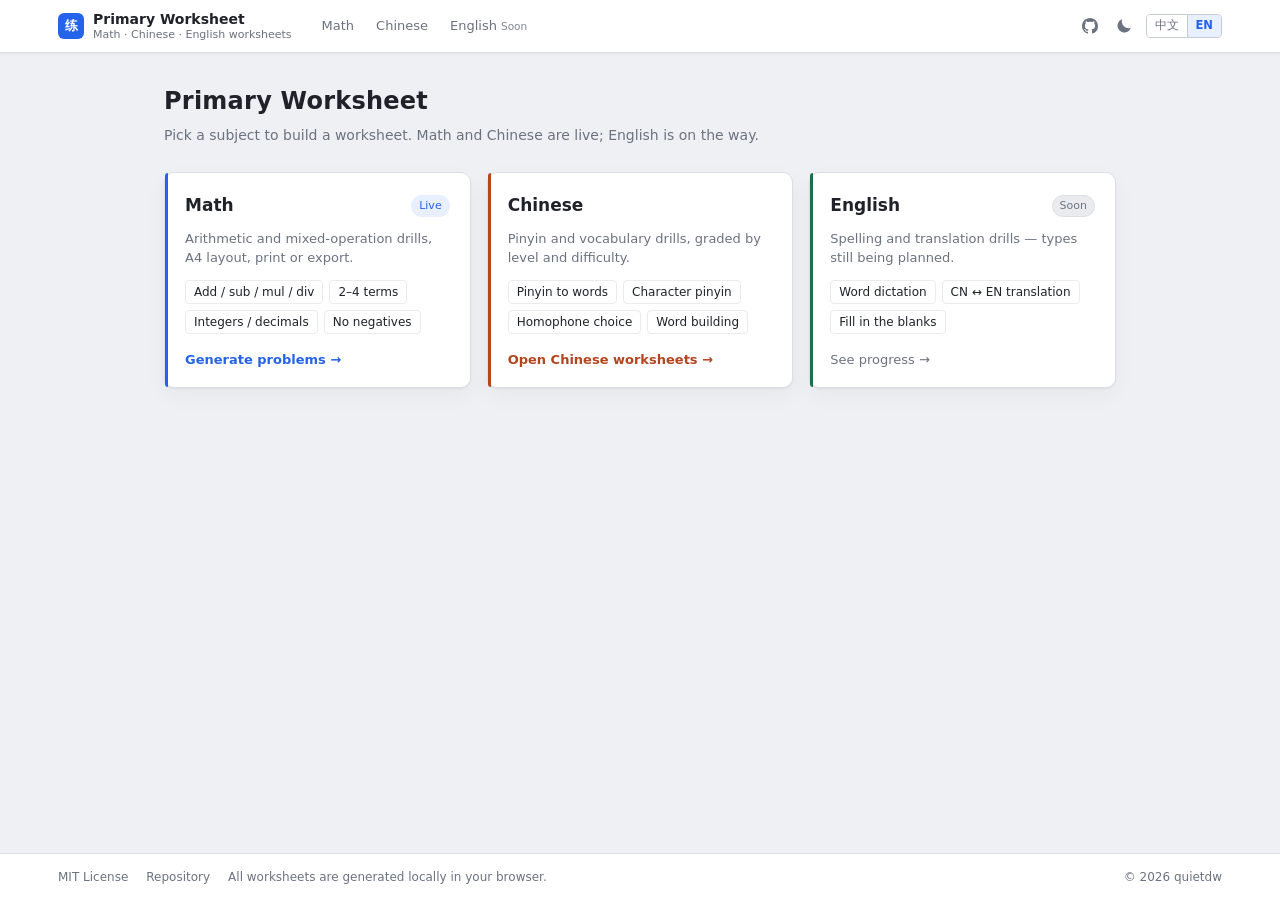
<file: index.html>
<!DOCTYPE html>
<html lang="zh-CN">
<head>
<meta charset="utf-8">
<meta name="viewport" content="width=device-width, initial-scale=1">
<title>小学练习题生成器 - 数学、语文、英语练习卷在线生成，可导出 Word / PDF</title>
<meta name="description" content="小学练习卷在线生成：数学口算与语文按难度出题均已上线，支持加减乘除、混合运算、整数与小数、负数限制、看拼音写词语、生字注音、同音字与组词，自定义题量、A4 排版，一键导出 Word、PDF 或网页；英语题型正在建设中。">
<meta name="keywords" content="小学练习题生成器,小学练习卷,计算题生成器,口算题生成器,数学练习题,语文练习卷,英语练习卷,加减乘除,混合运算,打印练习卷,worksheet generator,primary school worksheet">
<meta name="author" content="quietdw">
<meta name="robots" content="index,follow,max-image-preview:large,max-snippet:-1">
<meta name="theme-color" content="#2563eb">
<meta name="format-detection" content="telephone=no">
<link rel="canonical" href="https://quietdw.github.io/primary-worksheet/">
<link rel="alternate" hreflang="zh-CN" href="https://quietdw.github.io/primary-worksheet/">
<link rel="alternate" hreflang="x-default" href="https://quietdw.github.io/primary-worksheet/">
<meta property="og:type" content="website">
<meta property="og:site_name" content="小学练习题生成器">
<meta property="og:title" content="小学练习题生成器 - 数学、语文、英语练习卷在线生成">
<meta property="og:description" content="数学口算与语文分层练习卷已上线，英语建设中。A4 排版，一键打印或存 PDF。">
<meta property="og:url" content="https://quietdw.github.io/primary-worksheet/">
<meta property="og:image" content="https://quietdw.github.io/primary-worksheet/og-image.png">
<meta property="og:image:width" content="1200">
<meta property="og:image:height" content="630">
<meta property="og:image:alt" content="小学练习题生成器">
<meta property="og:locale" content="zh_CN">
<meta name="twitter:card" content="summary_large_image">
<meta name="twitter:title" content="小学练习题生成器 - 数学、语文、英语练习卷在线生成">
<meta name="twitter:description" content="数学口算与语文分层练习卷已上线，英语建设中。A4 排版，一键打印或存 PDF。">
<meta name="twitter:image" content="https://quietdw.github.io/primary-worksheet/og-image.png">
<link rel="icon" href="favicon.svg" type="image/svg+xml">
<link rel="apple-touch-icon" href="apple-touch-icon.png">
<script>
(function () {
  try {
    var saved = localStorage.getItem('mathgen.theme.v1');
    var dark = saved ? saved === 'dark' :
      !!(window.matchMedia && window.matchMedia('(prefers-color-scheme: dark)').matches);
    if (dark) document.documentElement.dataset.theme = 'dark';
  } catch (e) { /* 忽略 */ }
})();
</script>
<link rel="stylesheet" href="assets/site.css">
<script type="application/ld+json">
{
  "@context": "https://schema.org",
  "@graph": [
    {
      "@type": "WebSite",
      "name": "小学练习题生成器",
      "alternateName": "Primary Worksheet",
      "url": "https://quietdw.github.io/primary-worksheet/",
      "description": "小学练习卷在线生成，数学口算与语文分层练习已上线，英语建设中。",
      "inLanguage": "zh-CN",
      "isAccessibleForFree": true
    },
    {
      "@type": "ItemList",
      "name": "学科练习卷",
      "itemListElement": [
        { "@type": "ListItem", "position": 1, "name": "数学练习卷生成器", "url": "https://quietdw.github.io/primary-worksheet/math-practice-generator.html" },
        { "@type": "ListItem", "position": 2, "name": "语文练习卷生成器", "url": "https://quietdw.github.io/primary-worksheet/chinese-practice-generator.html" },
        { "@type": "ListItem", "position": 3, "name": "英语练习卷生成器", "url": "https://quietdw.github.io/primary-worksheet/english-practice-generator.html" }
      ]
    }
  ]
}
</script>
<style>
  main{flex:1 1 auto;padding:32px 0 44px}
  .home{width:100%;max-width:1000px;margin:0 auto;padding:0 24px}
  .home h1{margin:0;font-size:24px;font-weight:700;letter-spacing:.01em;line-height:1.35}
  .home-lead{margin:8px 0 26px;color:var(--muted);font-size:14px}

  .cards{display:grid;grid-template-columns:repeat(3,minmax(0,1fr));gap:16px}
  .card{
    display:flex;
    flex-direction:column;
    gap:10px;
    position:relative;
    padding:20px 20px 18px;
    background:var(--panel);
    border:1px solid var(--line);
    border-radius:10px;
    box-shadow:0 1px 2px rgba(16,24,40,.06),0 8px 24px rgba(16,24,40,.04);
    color:inherit;
    text-decoration:none;
    transition:border-color .15s,transform .15s;
  }
  a.card:hover{border-color:var(--tone);transform:translateY(-2px)}
  a.card:focus-visible{outline:2px solid var(--tone);outline-offset:2px}
  .card::before{
    content:"";
    position:absolute;
    inset:0 auto 0 0;
    width:3px;
    border-radius:10px 0 0 10px;
    background:var(--tone);
  }
  .card[data-subject="math"]{--tone:#2563eb}
  .card[data-subject="chinese"]{--tone:#b4451f}
  .card[data-subject="english"]{--tone:#157347}
  html[data-theme="dark"] .card[data-subject="math"]{--tone:#6b95ff}
  html[data-theme="dark"] .card[data-subject="chinese"]{--tone:#e0885f}
  html[data-theme="dark"] .card[data-subject="english"]{--tone:#5cc08d}

  .card-head{display:flex;align-items:center;gap:8px}
  .card h2{margin:0;font-size:17px;font-weight:600}
  .tag{
    margin-left:auto;
    padding:1px 7px;
    border:1px solid var(--line);
    border-radius:999px;
    background:var(--line-soft);
    color:var(--muted);
    font-size:11px;
    line-height:1.7;
    white-space:nowrap;
  }
  .tag.live{border-color:transparent;background:var(--accent-soft);color:var(--accent)}
  .card p{margin:0;color:var(--muted);font-size:13px}
  .card ul{margin:2px 0 0;padding:0;list-style:none;display:flex;flex-wrap:wrap;gap:6px}
  .card li{padding:2px 8px;border:1px solid var(--line-soft);border-radius:4px;font-size:12px}
  .card .go{margin-top:auto;padding-top:6px;color:var(--tone);font-size:13px;font-weight:600}
  .card.pending .go{color:var(--muted);font-weight:500}

  @media (max-width:900px){
    .cards{grid-template-columns:1fr}
    main{padding:22px 0 32px}
    .home h1{font-size:20px}
  }
</style>
</head>
<body data-page="home">
<div id="site-header"></div>

<main>
  <div class="home">
    <h1 data-shell="homeTitle">小学练习题生成器</h1>
    <p class="home-lead" data-shell="homeLead">选一个学科出卷，数学与语文已上线，英语正在建设。</p>

    <div class="cards">

      <a class="card" data-subject="math" href="math-practice-generator.html">
        <div class="card-head">
          <h2 data-shell="mathName">数学</h2>
          <span class="tag live" data-shell="liveTag">已上线</span>
        </div>
        <p data-shell="mathDesc">口算与混合运算练习卷，按 A4 排版，直接打印或导出。</p>
        <ul>
          <li data-shell="mathF1">加减乘除</li>
          <li data-shell="mathF2">2–4 个数字</li>
          <li data-shell="mathF3">整数 / 小数</li>
          <li data-shell="mathF4">负数限制</li>
        </ul>
        <span class="go" data-shell="mathGo">生成计算题 →</span>
      </a>

      <a class="card" data-subject="chinese" href="chinese-practice-generator.html">
        <div class="card-head">
          <h2 data-shell="chineseName">语文</h2>
        </div>
        <p data-shell="chineseDesc">字词与拼音练习卷，按年级与星级出题，可直接打印。</p>
        <ul>
          <li data-shell="chineseF1">看拼音写词语</li>
          <li data-shell="chineseF2">生字注音</li>
          <li data-shell="chineseF3">同音字选字</li>
          <li data-shell="chineseF4">组词</li>
        </ul>
        <span class="go" data-shell="chineseGo">生成语文练习卷 →</span>
      </a>

      <a class="card pending" data-subject="english" href="english-practice-generator.html">
        <div class="card-head">
          <h2 data-shell="englishName">英语</h2>
          <span class="tag" data-shell="pending">建设中</span>
        </div>
        <p data-shell="englishDesc">单词默写与互译练习卷，题型规划中，页面先占位。</p>
        <ul>
          <li data-shell="englishF1">单词默写</li>
          <li data-shell="englishF2">中英互译</li>
          <li data-shell="englishF3">选词填空</li>
        </ul>
        <span class="go" data-shell="englishGo">查看进度 →</span>
      </a>

    </div>
  </div>
</main>

<div id="site-footer"></div>

<script src="https://cdn.jsdelivr.net/npm/jquery@3.7.1/dist/jquery.min.js" integrity="sha256-/JqT3SQfawRcv/BIHPThkBvs0OEvtFFmqPF/lYI/Cxo=" crossorigin="anonymous"></script>
<script src="assets/site-shell.js"></script>
<script>
window.SiteShell && SiteShell.extendI18N({
  zh: {
    homeTitle: '小学练习题生成器',
    homeLead: '选一个学科出卷，数学与语文已上线，英语正在建设。',
    mathName: '数学',
    liveTag: '已上线',
    mathDesc: '口算与混合运算练习卷，按 A4 排版，直接打印或导出。',
    mathF1: '加减乘除', mathF2: '2–4 个数字', mathF3: '整数 / 小数', mathF4: '负数限制',
    mathGo: '生成计算题 →',
    chineseName: '语文',
    chineseDesc: '字词与拼音练习卷，按年级与星级出题，可直接打印。',
    chineseF1: '看拼音写词语', chineseF2: '生字注音', chineseF3: '同音字选字', chineseF4: '组词',
    chineseGo: '生成语文练习卷 →',
    englishName: '英语',
    englishDesc: '单词默写与互译练习卷，题型规划中，页面先占位。',
    englishF1: '单词默写', englishF2: '中英互译', englishF3: '选词填空',
    englishGo: '查看进度 →'
  },
  en: {
    homeTitle: 'Primary Worksheet',
    homeLead: 'Pick a subject to build a worksheet. Math and Chinese are live; English is on the way.',
    mathName: 'Math',
    liveTag: 'Live',
    mathDesc: 'Arithmetic and mixed-operation drills, A4 layout, print or export.',
    mathF1: 'Add / sub / mul / div', mathF2: '2–4 terms', mathF3: 'Integers / decimals', mathF4: 'No negatives',
    mathGo: 'Generate problems →',
    chineseName: 'Chinese',
    chineseDesc: 'Pinyin and vocabulary drills, graded by level and difficulty.',
    chineseF1: 'Pinyin to words', chineseF2: 'Character pinyin', chineseF3: 'Homophone choice', chineseF4: 'Word building',
    chineseGo: 'Open Chinese worksheets →',
    englishName: 'English',
    englishDesc: 'Spelling and translation drills — types still being planned.',
    englishF1: 'Word dictation', englishF2: 'CN ↔ EN translation', englishF3: 'Fill in the blanks',
    englishGo: 'See progress →'
  }
});
</script>
</body>
</html>
</file>
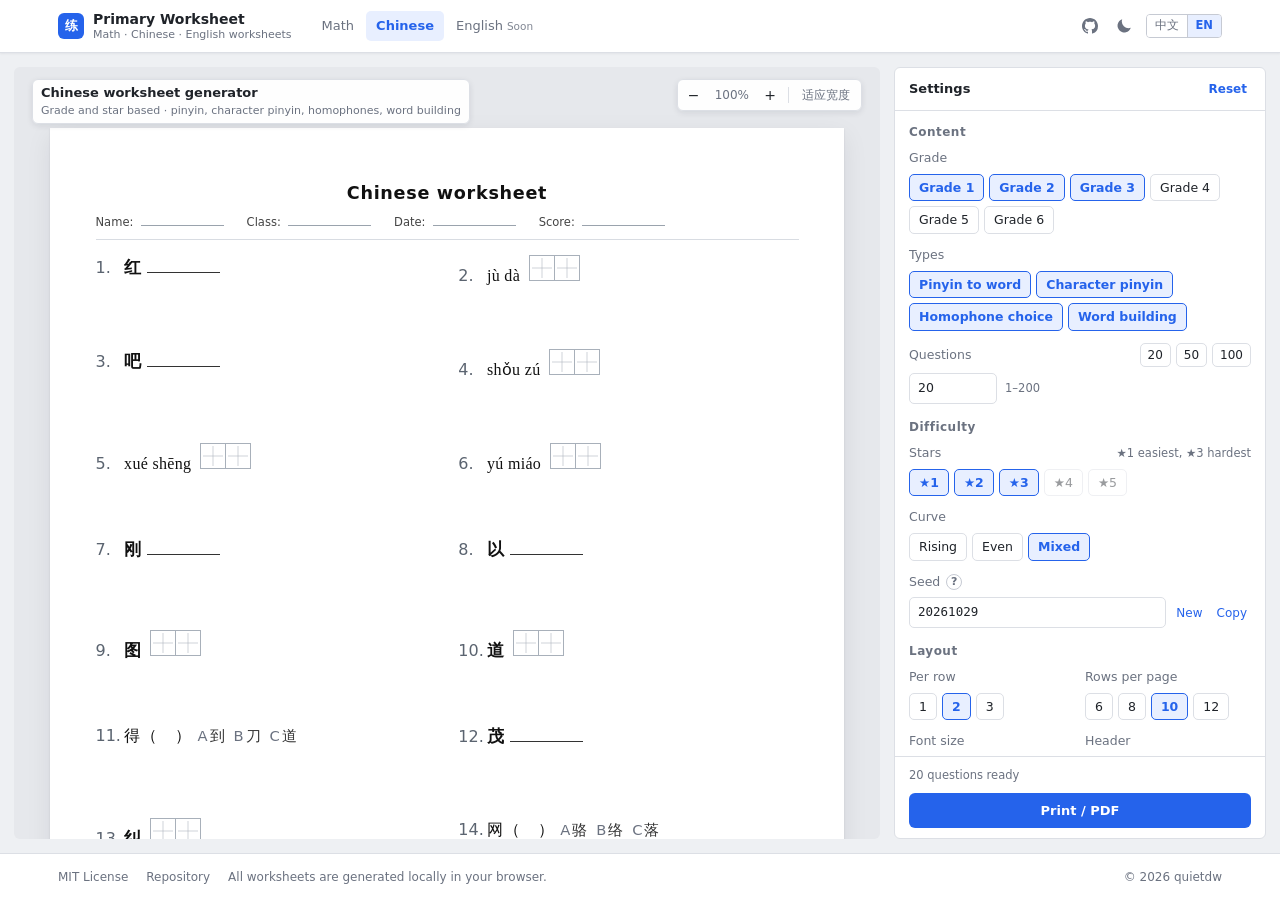
<file: chinese-practice-generator.html>
<!DOCTYPE html>
<html lang="zh-CN">
<head>
<meta charset="utf-8">
<meta name="viewport" content="width=device-width, initial-scale=1">
<title>语文练习卷生成器 - 小学语文看拼音写词语 / 注音 / 组词练习，按难度出题</title>
<meta name="description" content="免费在线生成小学语文练习卷：按年级与星级出题，包含看拼音写词语、生字注音、同音字选字、组词，支持答案卷、A4 打印或另存 PDF，全部在浏览器本地生成。">
<meta name="keywords" content="语文练习卷,看拼音写词语,生字注音,同音字,组词,小学语文,语文练习题,分层练习,打印练习卷,chinese worksheet,pinyin worksheet">
<meta name="author" content="quietdw">
<meta name="robots" content="index,follow,max-image-preview:large,max-snippet:-1">
<meta name="theme-color" content="#2563eb">
<script>
(function () {
  try {
    var saved = localStorage.getItem('mathgen.theme.v1');
    var dark = saved ? saved === 'dark' :
      !!(window.matchMedia && window.matchMedia('(prefers-color-scheme: dark)').matches);
    if (dark) document.documentElement.dataset.theme = 'dark';
  } catch (e) { /* 忽略 */ }
})();
</script>
<meta name="format-detection" content="telephone=no">
<link rel="canonical" href="https://quietdw.github.io/primary-worksheet/chinese-practice-generator.html">
<link rel="alternate" hreflang="zh-CN" href="https://quietdw.github.io/primary-worksheet/chinese-practice-generator.html">
<link rel="alternate" hreflang="en" href="https://quietdw.github.io/primary-worksheet/chinese-practice-generator.html?lang=en">
<link rel="alternate" hreflang="x-default" href="https://quietdw.github.io/primary-worksheet/chinese-practice-generator.html">
<meta property="og:type" content="website">
<meta property="og:site_name" content="小学练习题生成器">
<meta property="og:title" content="语文练习卷生成器 - 按年级与难度出题">
<meta property="og:description" content="看拼音写词语、生字注音、同音字选字、组词；按年级与星级出题，A4 排版一键打印或存 PDF。">
<meta property="og:url" content="https://quietdw.github.io/primary-worksheet/chinese-practice-generator.html">
<meta property="og:image" content="https://quietdw.github.io/primary-worksheet/og-image.png">
<meta property="og:image:width" content="1200">
<meta property="og:image:height" content="630">
<meta property="og:image:alt" content="语文练习卷生成器界面预览">
<meta property="og:locale" content="zh_CN">
<meta property="og:locale:alternate" content="en_US">
<meta name="twitter:card" content="summary_large_image">
<meta name="twitter:title" content="语文练习卷生成器 - 按年级与难度出题">
<meta name="twitter:description" content="看拼音写词语、生字注音、同音字选字、组词；按年级与星级出题，A4 排版一键打印或存 PDF。">
<meta name="twitter:image" content="https://quietdw.github.io/primary-worksheet/og-image.png">
<link rel="icon" href="favicon.svg" type="image/svg+xml">
<link rel="apple-touch-icon" href="apple-touch-icon.png">
<script type="application/ld+json">
{
  "@context": "https://schema.org",
  "@type": "WebApplication",
  "name": "语文练习卷生成器",
  "alternateName": "Chinese Worksheet Generator",
  "url": "https://quietdw.github.io/primary-worksheet/chinese-practice-generator.html",
  "description": "按年级与难度星级生成小学语文练习卷，包含看拼音写词语、生字注音、同音字选字与组词，支持答案卷与 A4 打印。",
  "applicationCategory": "EducationalApplication",
  "operatingSystem": "Any",
  "browserRequirements": "Requires JavaScript. Chrome, Edge, Firefox or Safari.",
  "inLanguage": ["zh-CN", "en"],
  "isAccessibleForFree": true,
  "offers": { "@type": "Offer", "price": "0", "priceCurrency": "CNY" }
}
</script>
<link rel="stylesheet" href="assets/site.css">
<link rel="stylesheet" href="assets/worksheet.css">
<link rel="stylesheet" href="assets/cn/cn.css">
</head>
<body data-page="chinese">
<div id="site-header"></div>

<noscript>
  <div class="noscript-note">
    <h1>语文练习卷生成器</h1>
    <p>本工具需要启用 JavaScript 才能生成题目。开启后可按年级与难度星级生成看拼音写词语、生字注音、同音字选字与组词练习，并在浏览器中排版打印。</p>
  </div>
</noscript>

<div class="app">
  <main class="preview" id="preview">
    <div class="zoom-bar">
      <div class="sheet-title">
        <h1 data-shell="cnAppTitle">语文练习卷生成器</h1>
        <p data-shell="cnAppSubtitle">按年级与星级出题 · 看拼音写词语 / 注音 / 选字 / 组词</p>
      </div>
      <div class="zoom-inner">
        <button type="button" class="zoom-btn" id="zoomOut" aria-label="缩小">−</button>
        <button type="button" class="zoom-val" id="zoomVal" aria-label="重置缩放">100%</button>
        <button type="button" class="zoom-btn" id="zoomIn" aria-label="放大">+</button>
        <span class="zoom-sep"></span>
        <button type="button" class="zoom-btn wide" id="zoomFit">适应宽度</button>
      </div>
    </div>
    <div class="paper-wrap">
      <div id="paper"></div>
    </div>
  </main>

  <aside class="panel">
    <div class="panel-head">
      <span data-shell="cnPanelTitle">参数设置</span>
      <button type="button" class="link-btn" id="resetBtn" data-shell="cnReset">重置</button>
    </div>

    <div class="panel-scroll">
      <div class="group-title" data-shell="cnGroupContent">题目内容</div>

      <div class="field">
        <div class="field-label" data-shell="cnGrades">年级</div>
        <div class="chips">
          <button type="button" class="chip" data-key="grades" data-value="1" data-multi="true" data-shell="g1">一年级</button>
          <button type="button" class="chip" data-key="grades" data-value="2" data-multi="true" data-shell="g2">二年级</button>
          <button type="button" class="chip" data-key="grades" data-value="3" data-multi="true" data-shell="g3">三年级</button>
          <button type="button" class="chip" data-key="grades" data-value="4" data-multi="true" data-shell="g4">四年级</button>
          <button type="button" class="chip" data-key="grades" data-value="5" data-multi="true" data-shell="g5">五年级</button>
          <button type="button" class="chip" data-key="grades" data-value="6" data-multi="true" data-shell="g6">六年级</button>
        </div>
      </div>

      <div class="field">
        <div class="field-label" data-shell="cnTypes">题型</div>
        <div class="chips">
          <button type="button" class="chip" data-key="types" data-value="pinyin2word" data-multi="true" data-shell="cnTypePinyin2word">看拼音写词语</button>
          <button type="button" class="chip" data-key="types" data-value="char2pinyin" data-multi="true" data-shell="cnTypeChar2pinyin">生字注音</button>
          <button type="button" class="chip" data-key="types" data-value="homophone" data-multi="true" data-shell="cnTypeHomophone">同音字选字</button>
          <button type="button" class="chip" data-key="types" data-value="wordBuild" data-multi="true" data-shell="cnTypeWordBuild">组词</button>
        </div>
      </div>

      <div class="field">
        <div class="field-head">
          <span class="field-label" data-shell="cnCount">题目数量</span>
          <div class="chips" id="countPresets">
            <button type="button" class="chip mini" data-count="20">20</button>
            <button type="button" class="chip mini" data-count="50">50</button>
            <button type="button" class="chip mini" data-count="100">100</button>
          </div>
        </div>
        <div class="inline">
          <input type="number" id="countInput" min="1" max="200" step="1" value="20" aria-label="题目数量">
          <span class="hint" data-shell="cnCountHint">1–200</span>
        </div>
      </div>

      <div class="group-title" data-shell="cnGroupLevel">难度</div>

      <div class="field">
        <div class="field-head">
          <span class="field-label" data-shell="cnStars">星级</span>
          <span class="hint" data-shell="cnStarsHint">★1 最易，★3 最难</span>
        </div>
        <div class="chips">
          <button type="button" class="chip" data-key="stars" data-value="1" data-multi="true">★1</button>
          <button type="button" class="chip" data-key="stars" data-value="2" data-multi="true">★2</button>
          <button type="button" class="chip" data-key="stars" data-value="3" data-multi="true">★3</button>
          <button type="button" class="chip" data-value="4" data-disabled="true" title="P2 上线">★4</button>
          <button type="button" class="chip" data-value="5" data-disabled="true" title="P2 上线">★5</button>
        </div>
      </div>

      <div class="field">
        <div class="field-label" data-shell="cnCurve">难度曲线</div>
        <div class="chips">
          <button type="button" class="chip" data-key="curve" data-value="asc" data-shell="cnCurveAsc">递增</button>
          <button type="button" class="chip" data-key="curve" data-value="even" data-shell="cnCurveEven">均衡</button>
          <button type="button" class="chip" data-key="curve" data-value="mixed" data-shell="cnCurveMixed">混合</button>
        </div>
      </div>

      <div class="field">
        <div class="field-head">
          <span class="label-tip">
            <span class="field-label" data-shell="cnSeed">种子</span>
            <span class="tip" tabindex="0" aria-describedby="cnSeedTip">
              <span aria-hidden="true">?</span>
              <span class="tip-body" id="cnSeedTip" role="tooltip" data-shell="cnSeedTip">同一个种子配合同一组参数，每次生成的题目与顺序完全相同；复制种子即可复现整张卷子。</span>
            </span>
          </span>
        </div>
        <div class="row">
          <input type="text" id="seedInput" value="20261029" aria-label="随机种子">
          <button type="button" class="link-btn" id="seedRandom" data-shell="cnSeedRandom">换一个</button>
          <button type="button" class="link-btn" id="seedCopy" data-shell="cnSeedCopy">复制</button>
        </div>
      </div>

      <div class="group-title" data-shell="cnGroupLayout">排版与显示</div>

      <div class="prow">
        <div class="field">
          <div class="field-label" data-shell="cnCols">每行题数</div>
          <div class="chips">
            <button type="button" class="chip" data-key="cols" data-value="1">1</button>
            <button type="button" class="chip" data-key="cols" data-value="2">2</button>
            <button type="button" class="chip" data-key="cols" data-value="3">3</button>
          </div>
        </div>
        <div class="field">
          <div class="field-label" data-shell="cnRows">每页行数</div>
          <div class="chips">
            <button type="button" class="chip" data-key="rows" data-value="6">6</button>
            <button type="button" class="chip" data-key="rows" data-value="8">8</button>
            <button type="button" class="chip" data-key="rows" data-value="10">10</button>
            <button type="button" class="chip" data-key="rows" data-value="12">12</button>
          </div>
        </div>
      </div>

      <div class="prow">
        <div class="field">
          <div class="field-label" data-shell="cnFont">字号</div>
          <div class="chips">
            <button type="button" class="chip" data-key="fontSize" data-value="14">14</button>
            <button type="button" class="chip" data-key="fontSize" data-value="16">16</button>
            <button type="button" class="chip" data-key="fontSize" data-value="18">18</button>
          </div>
        </div>
        <div class="field">
          <div class="field-label" data-shell="cnHeader">表头</div>
          <div class="chips">
            <button type="button" class="chip" data-key="header" data-value="true" data-shell="cnOn">显示</button>
            <button type="button" class="chip" data-key="header" data-value="false" data-shell="cnOff">隐藏</button>
          </div>
        </div>
      </div>

      <div class="field">
        <div class="field-label" data-shell="cnAnswers">答案卷</div>
        <div class="chips">
          <button type="button" class="chip" data-key="answers" data-value="true" data-shell="cnOn">显示</button>
          <button type="button" class="chip" data-key="answers" data-value="false" data-shell="cnOff">隐藏</button>
        </div>
      </div>
    </div>

    <div class="panel-foot">
      <div class="status" id="status"></div>
      <button type="button" class="primary-btn" id="printBtn" data-shell="cnPrint">打印 / 存 PDF</button>
    </div>
  </aside>
</div>

<div id="site-footer"></div>

<script src="https://cdn.jsdelivr.net/npm/jquery@3.7.1/dist/jquery.min.js" integrity="sha256-/JqT3SQfawRcv/BIHPThkBvs0OEvtFFmqPF/lYI/Cxo=" crossorigin="anonymous"></script>
<script src="assets/site-shell.js"></script>
<script src="assets/cn/bank.js"></script>
<script src="assets/cn/core.js"></script>
<script src="assets/cn/types.js"></script>
<script src="assets/cn/engine.js"></script>
<script src="assets/cn/paper.js"></script>
<script src="assets/cn/app.js"></script>
<script src="assets/cn/selftest.js"></script>
</body>
</html>
</file>
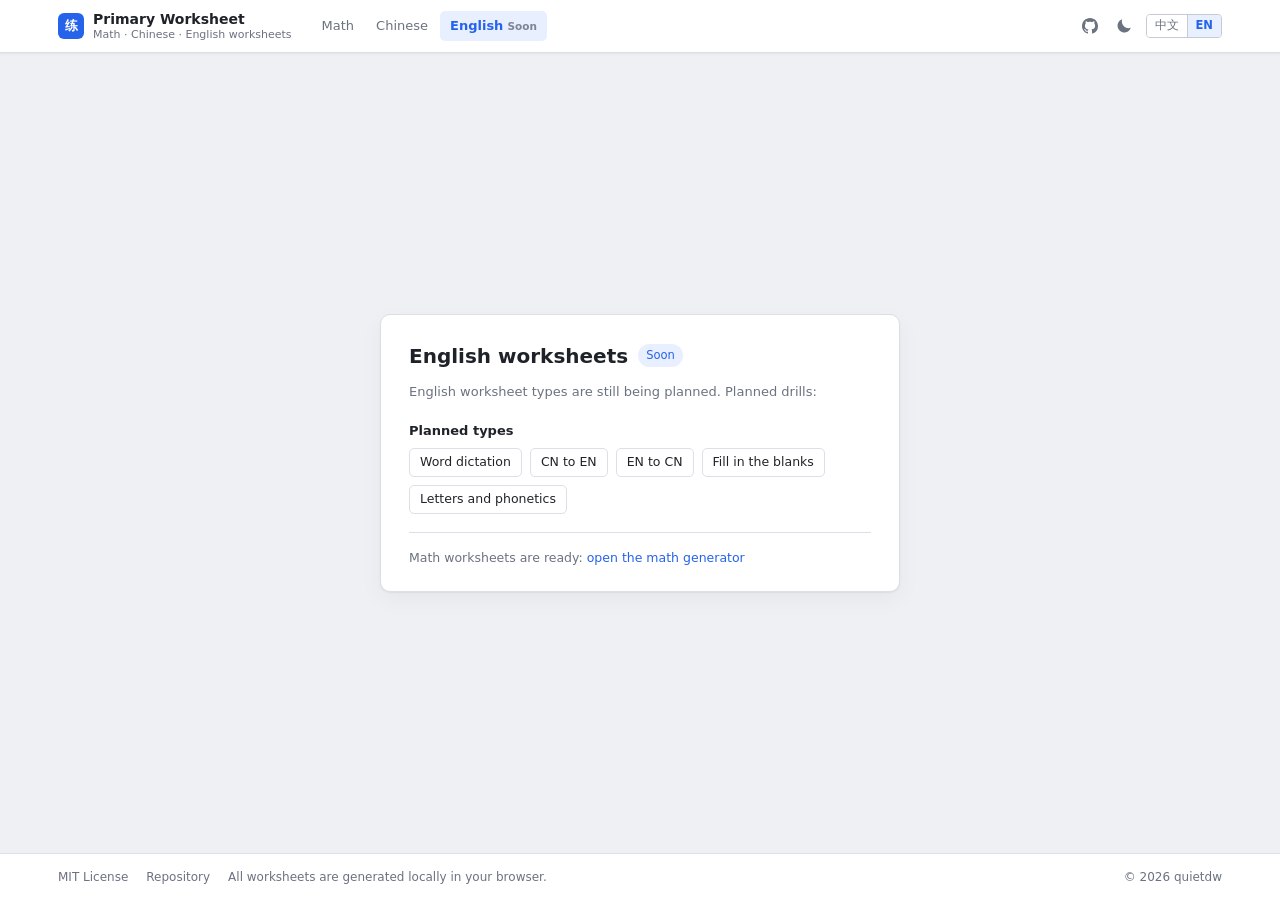
<file: english-practice-generator.html>
<!DOCTYPE html>
<html lang="zh-CN">
<head>
<meta charset="utf-8">
<meta name="viewport" content="width=device-width, initial-scale=1">
<title>英语练习卷生成器（建设中） - 小学练习题生成器</title>
<meta name="description" content="英语练习卷生成功能正在建设中，规划题型包括单词默写、中英互译与选词填空。">
<meta name="robots" content="noindex,follow">
<meta name="theme-color" content="#2563eb">
<meta name="format-detection" content="telephone=no">
<meta property="og:type" content="website">
<meta property="og:site_name" content="小学练习题生成器">
<meta property="og:title" content="英语练习卷生成器（建设中）">
<meta property="og:description" content="单词默写、中英互译与选词填空等题型规划中。">
<link rel="icon" href="favicon.svg" type="image/svg+xml">
<link rel="apple-touch-icon" href="apple-touch-icon.png">
<script>
(function () {
  try {
    var saved = localStorage.getItem('mathgen.theme.v1');
    var dark = saved ? saved === 'dark' :
      !!(window.matchMedia && window.matchMedia('(prefers-color-scheme: dark)').matches);
    if (dark) document.documentElement.dataset.theme = 'dark';
  } catch (e) { /* 忽略 */ }
})();
</script>
<link rel="stylesheet" href="assets/site.css">
<style>
  main{flex:1 1 auto;display:flex;align-items:center;justify-content:center;padding:32px 20px}
  .sheet{
    width:100%;
    max-width:520px;
    padding:26px 28px 22px;
    background:var(--panel);
    border:1px solid var(--line);
    border-radius:10px;
    box-shadow:0 1px 2px rgba(16,24,40,.06),0 8px 24px rgba(16,24,40,.04);
  }
  .head{display:flex;align-items:center;gap:10px;flex-wrap:wrap}
  h1{margin:0;font-size:20px;font-weight:700}
  .tag{
    padding:1px 8px;
    border-radius:999px;
    background:var(--accent-soft);
    color:var(--accent);
    font-size:11.5px;
    line-height:1.8;
  }
  .lead{margin:10px 0 18px;color:var(--muted);font-size:13px;line-height:1.7}
  h2{margin:0 0 8px;font-size:13px;font-weight:600}
  ul{margin:0;padding:0;list-style:none;display:flex;flex-wrap:wrap;gap:8px}
  li{padding:4px 10px;border:1px solid var(--line);border-radius:5px;font-size:12.5px}
  .note{
    margin:18px 0 0;
    padding-top:14px;
    border-top:1px solid var(--line);
    color:var(--muted);
    font-size:12.5px;
    line-height:1.8;
  }
  .note a{color:var(--accent);text-decoration:none}
  .note a:hover{text-decoration:underline}
</style>
</head>
<body data-page="english">
<div id="site-header"></div>

<main>
  <div class="sheet">
    <div class="head">
      <h1 data-shell="englishPageTitle">英语练习卷</h1>
      <span class="tag" data-shell="pending">建设中</span>
    </div>

    <p class="lead" data-shell="englishLead">英语题型还在规划，暂时不能生成练习卷。上线后的题型方向：</p>

    <h2 data-shell="plannedTypes">规划题型</h2>
    <ul>
      <li data-shell="englishT1">单词默写</li>
      <li data-shell="englishT2">中译英</li>
      <li data-shell="englishT3">英译中</li>
      <li data-shell="englishT4">选词填空</li>
      <li data-shell="englishT5">字母与音标</li>
    </ul>

    <p class="note"><span data-shell="englishNoteLead">数学练习卷已可用：</span><a href="math-practice-generator.html" data-shell="goMath">前往数学练习卷生成器</a></p>
  </div>
</main>

<div id="site-footer"></div>

<script src="https://cdn.jsdelivr.net/npm/jquery@3.7.1/dist/jquery.min.js" integrity="sha256-/JqT3SQfawRcv/BIHPThkBvs0OEvtFFmqPF/lYI/Cxo=" crossorigin="anonymous"></script>
<script src="assets/site-shell.js"></script>
<script>
window.SiteShell && SiteShell.extendI18N({
  zh: {
    englishPageTitle: '英语练习卷',
    englishLead: '英语题型还在规划，暂时不能生成练习卷。上线后的题型方向：',
    plannedTypes: '规划题型',
    englishT1: '单词默写',
    englishT2: '中译英',
    englishT3: '英译中',
    englishT4: '选词填空',
    englishT5: '字母与音标',
    englishNoteLead: '数学练习卷已可用：',
    goMath: '前往数学练习卷生成器'
  },
  en: {
    englishPageTitle: 'English worksheets',
    englishLead: 'English worksheet types are still being planned. Planned drills:',
    plannedTypes: 'Planned types',
    englishT1: 'Word dictation',
    englishT2: 'CN to EN',
    englishT3: 'EN to CN',
    englishT4: 'Fill in the blanks',
    englishT5: 'Letters and phonetics',
    englishNoteLead: 'Math worksheets are ready: ',
    goMath: 'open the math generator'
  }
});
</script>
</body>
</html>
</file>
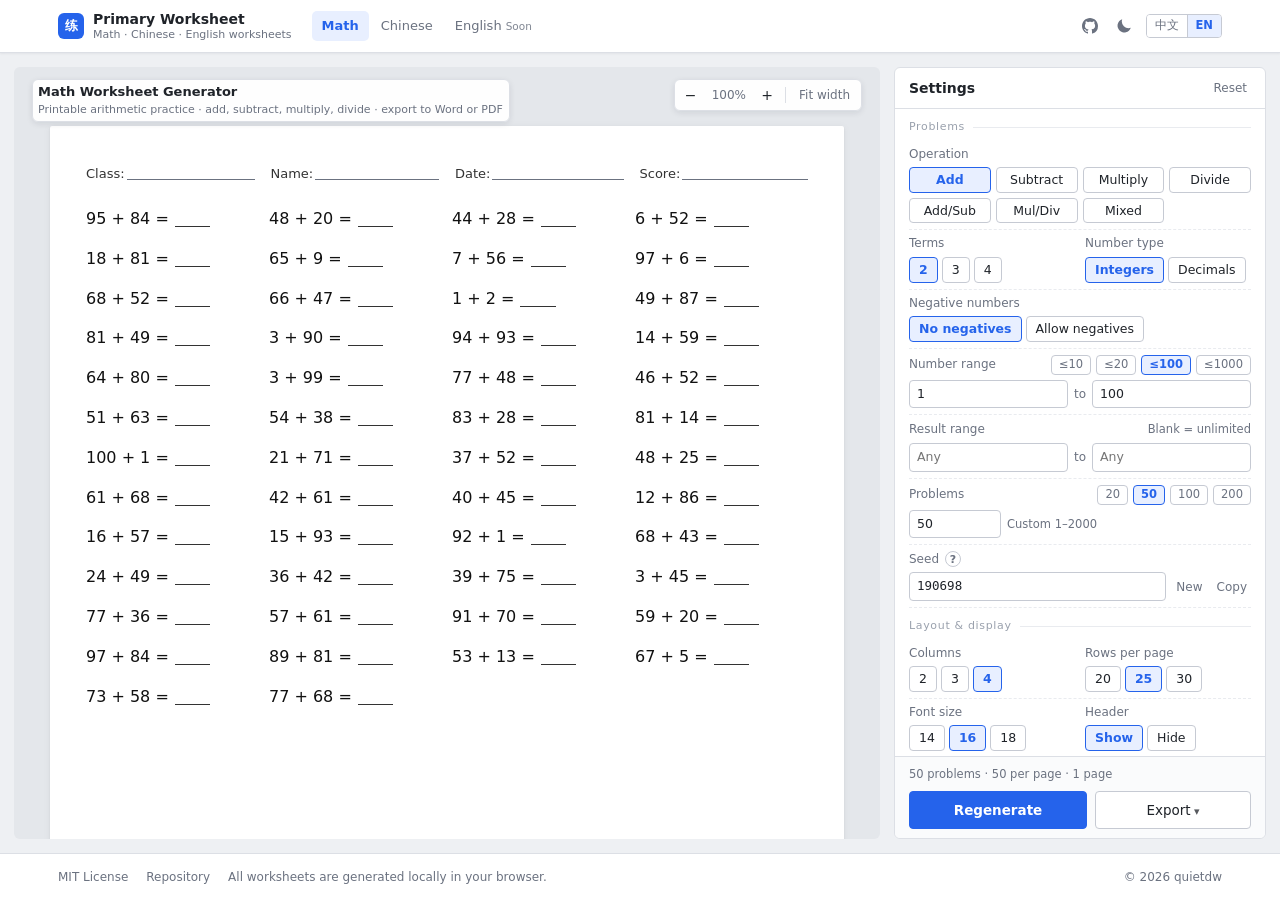
<file: math-practice-generator.html>
<!DOCTYPE html>
<html lang="zh-CN">
<head>
<meta charset="utf-8">
<meta name="viewport" content="width=device-width, initial-scale=1">
<title>在线计算题生成器 - 小学数学口算练习卷生成，可导出 Word / PDF</title>
<meta name="description" content="免费在线生成小学数学计算题：加减乘除与混合运算、整数或小数、负数限制、自定义数字与结果范围、题量与 A4 排版，一键导出 Word、PDF 或网页练习卷，支持中文与英文界面。">
<meta name="keywords" content="计算题生成器,口算题生成器,数学练习题,小学数学,加减乘除,混合运算,口算练习,竖式计算,负数限制,小数运算,打印练习卷,math worksheet generator,math practice,printable math worksheets">
<meta name="author" content="quietdw">
<meta name="robots" content="index,follow,max-image-preview:large,max-snippet:-1">
<meta name="theme-color" content="#2563eb">
<script>
(function () {
  try {
    var saved = localStorage.getItem('mathgen.theme.v1');
    var dark = saved ? saved === 'dark' :
      !!(window.matchMedia && window.matchMedia('(prefers-color-scheme: dark)').matches);
    if (dark) document.documentElement.dataset.theme = 'dark';
  } catch (e) { /* 忽略 */ }
})();
</script>
<meta name="format-detection" content="telephone=no">
<link rel="canonical" href="https://quietdw.github.io/primary-worksheet/math-practice-generator.html">
<link rel="alternate" hreflang="zh-CN" href="https://quietdw.github.io/primary-worksheet/math-practice-generator.html">
<link rel="alternate" hreflang="en" href="https://quietdw.github.io/primary-worksheet/math-practice-generator.html?lang=en">
<link rel="alternate" hreflang="x-default" href="https://quietdw.github.io/primary-worksheet/math-practice-generator.html">
<meta property="og:type" content="website">
<meta property="og:site_name" content="小学练习题生成器">
<meta property="og:title" content="在线计算题生成器 - 小学数学口算练习卷生成">
<meta property="og:description" content="加减乘除与混合运算、整数或小数、负数限制、自定义范围与题量，A4 排版一键导出 Word / PDF。">
<meta property="og:url" content="https://quietdw.github.io/primary-worksheet/math-practice-generator.html">
<meta property="og:image" content="https://quietdw.github.io/primary-worksheet/og-image.png">
<meta property="og:image:width" content="1200">
<meta property="og:image:height" content="630">
<meta property="og:image:alt" content="在线计算题生成器界面预览">
<meta property="og:locale" content="zh_CN">
<meta property="og:locale:alternate" content="en_US">
<meta name="twitter:card" content="summary_large_image">
<meta name="twitter:title" content="在线计算题生成器 - 小学数学口算练习卷生成">
<meta name="twitter:description" content="加减乘除与混合运算、整数或小数、负数限制、自定义范围与题量，A4 排版一键导出 Word / PDF。">
<meta name="twitter:image" content="https://quietdw.github.io/primary-worksheet/og-image.png">
<link rel="icon" href="favicon.svg" type="image/svg+xml">
<link rel="apple-touch-icon" href="apple-touch-icon.png">
<script type="application/ld+json">
{
  "@context": "https://schema.org",
  "@graph": [
    {
      "@type": "WebApplication",
      "name": "在线计算题生成器",
      "alternateName": "Math Worksheet Generator",
      "url": "https://quietdw.github.io/primary-worksheet/math-practice-generator.html",
      "description": "免费在线生成小学数学计算题，支持加减乘除与混合运算、整数与小数、负数限制、自定义数字与结果范围，A4 排版一键导出 Word、PDF 或网页练习卷。",
      "applicationCategory": "EducationalApplication",
      "applicationSubCategory": "Math Worksheet Generator",
      "operatingSystem": "Any",
      "browserRequirements": "Requires JavaScript. Chrome, Edge, Firefox or Safari.",
      "inLanguage": ["zh-CN", "en"],
      "isAccessibleForFree": true,
      "offers": { "@type": "Offer", "price": "0", "priceCurrency": "CNY" },
      "featureList": [
        "加减乘除与混合运算，2-4 个数字",
        "整数与小数，小数位数可选",
        "负数限制，保证每一步中间结果不小于 0",
        "自定义数字范围、结果范围与题目数量",
        "A4 排版，4 列 25 行等版式一键切换",
        "导出 Word 题目卷与答案卷、PDF 打印、网页文件",
        "中文与英文界面切换"
      ],
      "screenshot": "https://quietdw.github.io/primary-worksheet/og-image.png"
    },
    {
      "@type": "BreadcrumbList",
      "itemListElement": [
        { "@type": "ListItem", "position": 1, "name": "小学练习题生成器", "item": "https://quietdw.github.io/primary-worksheet/" },
        { "@type": "ListItem", "position": 2, "name": "数学练习卷", "item": "https://quietdw.github.io/primary-worksheet/math-practice-generator.html" }
      ]
    },
    {
      "@type": "FAQPage",
      "mainEntity": [
        {
          "@type": "Question",
          "name": "支持哪些运算类型？",
          "acceptedAnswer": { "@type": "Answer", "text": "支持加法、减法、乘法、除法，以及加减混合、乘除混合与综合混合；每题可包含 2 至 4 个数字，数字可以是整数或小数。" }
        },
        {
          "@type": "Question",
          "name": "可以不出现负数吗？",
          "acceptedAnswer": { "@type": "Answer", "text": "可以。开启「不允许负数」后，每一步中间结果与最终结果都不小于 0，减法会自动保证被减数不小于减数。" }
        },
        {
          "@type": "Question",
          "name": "除法的结果一定是整数吗？",
          "acceptedAnswer": { "@type": "Answer", "text": "整数模式下保证整除，不会出现除不尽的题目；小数模式下商按设定的小数位数对齐，避免出现多位小数。" }
        },
        {
          "@type": "Question",
          "name": "导出的文件可以直接打印吗？",
          "acceptedAnswer": { "@type": "Answer", "text": "可以。练习卷按 A4 页面排版，Word 文件可直接打开打印，也可以使用「打印 / 另存为 PDF」输出 PDF。" }
        },
        {
          "@type": "Question",
          "name": "需要注册或付费吗？",
          "acceptedAnswer": { "@type": "Answer", "text": "不需要。全部题目在浏览器本地生成，不上传任何数据，免费且可离线使用。" }
        }
      ]
    }
  ]
}
</script>
<link rel="stylesheet" href="assets/site.css">
<link rel="stylesheet" href="assets/worksheet.css">
<style>
  /* 配色与字体的公共变量由 assets/site.css 提供，这里只保留练习卷预览相关的变量 */
  :root{
    --preview-bg:#e4e7eb;
    --page:#ffffff;
    --page-text:#111111;
    --page-shadow:0 1px 2px rgba(16,24,40,.08),0 1px 8px rgba(16,24,40,.05);
    --float-shadow:0 2px 6px rgba(16,24,40,.09);
    --float-bg:rgba(255,255,255,.94);
    --dot:#eef0f3;
  }
  html[data-theme="dark"]{
    --preview-bg:#0b0e12;
    --page:#ffffff;
    --page-text:#111111;
    --page-shadow:0 1px 2px rgba(0,0,0,.5),0 0 0 1px rgba(255,255,255,.06);
    --float-shadow:0 2px 8px rgba(0,0,0,.45);
    --float-bg:rgba(22,26,33,.95);
    --dot:#1b212a;
  }
  /* 布局骨架（.app / .preview / .panel / 缩放条 / 窄屏顺序）由 assets/worksheet.css 提供 */
  /* ---------- 左侧预览 ---------- */
  .preview{
    padding:12px 18px 18px;
    scroll-behavior:auto;
  }
  .sheet-title{
    display:flex;
    align-items:center;
    gap:8px;
    padding:3px 6px 3px 5px;
  }
  .sheet-title .title-text{min-width:0}
  .sheet-title h1{
    margin:0;
    font-size:13px;
    font-weight:600;
    line-height:1.4;
    color:var(--text);
    white-space:nowrap;
    overflow:hidden;
    text-overflow:ellipsis;
  }
  .sheet-title p{
    margin:1px 0 0;
    font-size:11px;
    line-height:1.4;
    color:var(--muted);
  }
  #paper{
    --qfs:16px;
    --cols:4;
    --zoom:1;
    zoom:var(--zoom);
    display:flex;
    flex-direction:column;
    align-items:center;
    gap:16px;
    width:794px;
  }
  .page{
    width:794px;
    height:1123px;
    padding:38px 36px 30px;
    display:flex;
    flex-direction:column;
    background:var(--page);
    border-radius:2px;
    box-shadow:var(--page-shadow);
  }
  .page-head{
    display:flex;
    gap:16px;
    font-size:13px;
    color:#333;
    margin-bottom:16px;
    flex:0 0 auto;
  }
  .head-item{display:flex;align-items:center;flex:1;min-width:0}
  .head-blank{flex:1;height:14px;margin-left:2px;border-bottom:1px solid #6b7280}
  .grid{
    flex:1 1 auto;
    display:grid;
    grid-template-columns:repeat(var(--cols),minmax(0,1fr));
    grid-auto-rows:minmax(0,1fr);
    column-gap:10px;
    min-height:0;
  }
  .q{
    display:flex;
    align-items:center;
    min-width:0;
    overflow:hidden;
    font-size:var(--qfs);
    font-variant-numeric:tabular-nums;
    white-space:nowrap;
    color:var(--page-text);
  }
  .q .blank{
    display:inline-block;
    flex:0 0 auto;
    min-width:2.2em;
    margin-left:6px;
    border-bottom:1.5px solid #333;
    height:1em;
    align-self:center;
  }
  .q .ans{
    flex:0 0 auto;
    margin-left:6px;
    color:var(--accent);
    font-weight:600;
  }
  .page-foot{
    flex:0 0 auto;
    padding-top:8px;
    text-align:center;
    font-size:11px;
    color:#9aa1ad;
  }
  .empty{
    flex:1;
    display:flex;
    align-items:center;
    justify-content:center;
    padding:0 40px;
    text-align:center;
    font-size:14px;
    color:var(--muted);
  }

  /* ---------- 右侧参数面板 ---------- */
  .panel-head{
    display:flex;
    align-items:center;
    justify-content:space-between;
    padding:9px 14px;
    border-bottom:1px solid var(--line);
    font-weight:600;
    font-size:14px;
  }
  .link-btn{
    appearance:none;
    border:0;
    background:transparent;
    padding:2px 4px;
    font:inherit;
    font-size:12px;
    font-weight:400;
    color:var(--muted);
    border-radius:3px;
    cursor:pointer;
  }
  .link-btn:hover{color:var(--accent);background:var(--accent-soft)}
  .panel-tools{display:flex;align-items:center;gap:8px}
  .panel-scroll{padding:0 14px 6px}
  .group-title{
    display:flex;
    align-items:center;
    gap:8px;
    margin:8px 0 0;
    padding:2px 0 5px;
    font-size:11px;
    letter-spacing:.06em;
    color:#9aa1ad;
  }
  .group-title::after{content:"";flex:1;height:1px;background:var(--line-soft)}
  .field{padding:6px 0;border-bottom:1px dashed var(--line-soft)}
  .field:last-child{border-bottom:0}
  .field-label{font-size:12px;color:var(--muted);margin-bottom:5px;line-height:1.3}
  .field-head{display:flex;align-items:center;justify-content:space-between;gap:8px;margin-bottom:5px}
  .field-head .field-label{margin:0}
  .prow{display:grid;grid-template-columns:1fr 1fr;gap:0 10px;padding:6px 0;border-bottom:1px dashed var(--line-soft)}
  .prow.single{grid-template-columns:1fr}
  .prow > .field{padding:0;border:0;min-width:0}
  .prow .chips{gap:4px}
  .inline{display:flex;align-items:center;gap:6px}
  .inline input[type=number]{flex:0 0 92px;width:92px}
  .chips{display:flex;flex-wrap:wrap;gap:5px}
  .chips[data-key="op"]{display:grid;grid-template-columns:repeat(4,minmax(0,1fr));gap:5px}
  .chips[data-key="op"] .chip{padding:4px 4px;text-align:center;white-space:nowrap}
  .chip{
    appearance:none;
    border:1px solid var(--line-strong);
    background:var(--surface);
    color:var(--text);
    font:inherit;
    font-size:12.5px;
    line-height:1.25;
    padding:4px 9px;
    border-radius:4px;
    cursor:pointer;
    transition:background .12s,border-color .12s,color .12s;
  }
  .chip:hover{border-color:var(--accent);color:var(--accent)}
  .chip.active{
    background:var(--accent-soft);
    border-color:var(--accent);
    color:var(--accent);
    font-weight:600;
  }
  .chip.mini{font-size:11.5px;line-height:1.2;padding:2px 7px;color:var(--muted)}
  .chip.mini.active{color:var(--accent)}
  .row{display:flex;align-items:center;gap:6px}
  .row .dash{flex:0 0 auto;color:var(--muted);font-size:12px}
  input[type=number]{
    width:100%;
    min-width:0;
    padding:4px 7px;
    font:inherit;
    font-size:12.5px;
    color:var(--text);
    border:1px solid var(--line-strong);
    border-radius:4px;
    background:var(--surface);
  }
  input[type=number]:focus{outline:2px solid var(--accent-soft);border-color:var(--accent)}
  #seedInput{
    flex:1 1 auto;
    width:auto;
    min-width:0;
    padding:4px 7px;
    font:inherit;
    font-family:Consolas,Monaco,monospace;
    font-size:12.5px;
    color:var(--text);
    border:1px solid var(--line-strong);
    border-radius:4px;
    background:var(--surface);
  }
  #seedInput:focus{outline:2px solid var(--accent-soft);border-color:var(--accent)}
  .row .link-btn{flex:0 0 auto;white-space:nowrap}
  .hint{
    margin:5px 0 0;
    font-size:11.5px;
    line-height:1.45;
    color:var(--muted);
  }

  .panel-foot{
    border-top:1px solid var(--line);
    padding:9px 14px;
    background:var(--surface-2);
  }
  .status{font-size:11.5px;color:var(--muted);margin-bottom:7px;min-height:16px}
  .status.warn{color:var(--warn)}
  .actions{display:flex;gap:8px}
  .btn{
    flex:1;
    appearance:none;
    font:inherit;
    font-size:13.5px;
    padding:8px 10px;
    border-radius:4px;
    border:1px solid var(--line-strong);
    background:var(--surface);
    color:var(--text);
    cursor:pointer;
    transition:background .12s,border-color .12s,color .12s;
  }
  .btn:hover{border-color:#9aa1ad}
  .btn:active{transform:translateY(1px)}
  .btn.primary{
    background:var(--accent);
    border-color:var(--accent);
    color:#fff;
    font-weight:600;
  }
  .btn.primary:hover{background:var(--accent-strong);border-color:var(--accent-strong)}
  .btn.primary:disabled{opacity:.6;cursor:progress}

  .export-wrap{position:relative;flex:1;display:flex}
  .export-wrap .btn{flex:1}
  .export-wrap .btn::after{content:" ▾";font-size:11px;opacity:.75}
  .menu{
    position:absolute;
    right:0;
    bottom:calc(100% + 6px);
    min-width:196px;
    background:var(--surface);
    border:1px solid var(--line);
    border-radius:6px;
    box-shadow:0 8px 24px rgba(16,24,40,.14);
    padding:4px;
    z-index:20;
  }
  .menu button{
    display:block;
    width:100%;
    text-align:left;
    appearance:none;
    border:0;
    background:transparent;
    font:inherit;
    font-size:13px;
    padding:8px 10px;
    border-radius:4px;
    cursor:pointer;
    color:var(--text);
  }
  .menu button:hover{background:var(--hover)}
  .menu .sep{height:1px;background:var(--line-soft);margin:4px 2px}

  @media (max-width:720px){
    .sheet-title p{display:none}
    .sheet-title h1{font-size:12px}
    .zoom-btn.wide{padding:0 6px;font-size:11.5px}
    .hint{display:none}
    .field,.prow{padding:5px 0}
    .chip{font-size:11.5px;padding:3px 7px}
    .chip.mini{font-size:10.5px;padding:2px 5px}
    input[type=number]{padding:3px 6px;font-size:12px}
    .panel-head{padding:8px 12px}
    .panel-foot{padding:8px 12px}
  }

  /* 矮屏：进一步压缩，保证右侧面板一屏可见 */
  @media (max-height:860px){
    .hint{display:none}
    .field,.prow{padding:5px 0}
    .field-label{font-size:11.5px;margin-bottom:4px}
    .field-head{margin-bottom:4px}
    .group-title{margin:6px 0 0;padding-bottom:4px}
    .chip{font-size:12px;padding:3px 8px}
    .chip.mini{font-size:11px;padding:2px 6px}
    input[type=number]{padding:3px 6px;font-size:12px}
    .panel-head{padding:8px 12px}
    .panel-scroll{padding:0 12px 4px}
    .panel-foot{padding:8px 12px}
    .status{margin-bottom:6px}
    .btn{padding:7px 10px;font-size:13px}
  }

  @media (max-height:740px){
    .panel-head{padding:6px 12px;font-size:13px}
    .group-title{margin:4px 0 0;padding-bottom:3px}
    .field,.prow{padding:3px 0}
    .field-label{font-size:11px;margin-bottom:3px}
    .field-head{margin-bottom:3px}
    .chip{font-size:11.5px;padding:2px 7px}
    .chip.mini{font-size:10.5px;padding:1px 5px}
    input[type=number]{padding:2px 5px;font-size:11.5px}
    .field-head .hint,.inline .hint{display:none}
    .panel-foot{padding:6px 12px}
    .status{margin-bottom:4px;font-size:11px}
    .btn{padding:6px 9px;font-size:12.5px}
  }

  @media (max-height:620px){
    .group-title{margin:2px 0 0;padding:0 0 2px;font-size:10px}
    .field,.prow{padding:2px 0}
    .field-label{margin-bottom:2px}
    .field-head{margin-bottom:2px}
    .chip{padding:2px 6px}
    .panel-scroll{padding:0 10px 2px}
    .panel-foot{padding:5px 10px}
  }

  .noscript-note{
    max-width:720px;
    margin:40px auto;
    padding:20px 24px;
    background:var(--surface);
    border:1px solid var(--line);
    border-radius:6px;
  }
  .noscript-note h1{margin:0 0 10px;font-size:18px}
  .noscript-note p{margin:0 0 8px;color:#374151;font-size:13px;line-height:1.65}

  @page{size:A4;margin:10mm}
  @media print{
    body{background:#fff}
    #paper{zoom:1 !important;width:auto;gap:0}
    .page{
      width:auto;
      height:277mm;
      padding:0;
      box-shadow:none;
      border-radius:0;
      page-break-after:always;
      break-after:page;
    }
    .page:last-child{page-break-after:auto;break-after:auto}
  }
</style>
</head>
<body data-page="math">
<div id="site-header"></div>
<noscript>
  <div class="noscript-note">
    <h1>在线计算题生成器</h1>
    <p>本工具需要启用 JavaScript 才能生成题目。开启后可在浏览器中直接生成小学数学计算题（加减乘除、混合运算、整数或小数、负数限制），并按 A4 排版导出 Word、PDF 或网页练习卷。</p>
    <p>Math Worksheet Generator needs JavaScript to create worksheets (addition, subtraction, multiplication, division, decimals and mixed operations).</p>
  </div>
</noscript>
<div class="app">
  <main class="preview" id="preview">
    <div class="zoom-bar">
      <div class="sheet-title">
        <div class="title-text">
          <h1 data-i18n="appTitle">在线计算题生成器</h1>
          <p data-i18n="appSubtitle">小学数学口算练习 · 加减乘除 · 一键导出 Word / PDF</p>
        </div>
      </div>
      <div class="zoom-inner">
        <button class="zoom-btn" id="zoomOut" data-i18n-title="zoomOutTitle" data-i18n-aria="zoomOutTitle">−</button>
        <button class="zoom-val" id="zoomVal" data-i18n-title="zoomValFit">100%</button>
        <button class="zoom-btn" id="zoomIn" data-i18n-title="zoomInTitle" data-i18n-aria="zoomInTitle">+</button>
        <span class="zoom-sep"></span>
        <button class="zoom-btn wide" id="zoomFit" data-i18n="zoomFit" data-i18n-title="zoomFitTitle">适应宽度</button>
      </div>
    </div>
    <div class="paper-wrap">
      <div id="paper"></div>
    </div>
  </main>

  <aside class="panel">
    <div class="panel-head">
      <span data-i18n="panelTitle">参数设置</span>
      <div class="panel-tools">
        <button class="link-btn" id="resetBtn" data-i18n="reset" data-i18n-title="resetTitle">重置</button>
      </div>
    </div>

    <div class="panel-scroll">
      <div class="group-title" data-i18n="groupProblems">题目内容</div>

      <div class="field">
        <div class="field-label" data-i18n="op">运算类型</div>
        <div class="chips" data-key="op">
          <button class="chip" data-value="add" data-i18n="opAdd">加法</button>
          <button class="chip" data-value="sub" data-i18n="opSub">减法</button>
          <button class="chip" data-value="mul" data-i18n="opMul">乘法</button>
          <button class="chip" data-value="div" data-i18n="opDiv">除法</button>
          <button class="chip" data-value="addsub" data-i18n="opAddSub">加减混合</button>
          <button class="chip" data-value="muldiv" data-i18n="opMulDiv">乘除混合</button>
          <button class="chip" data-value="all" data-i18n="opAll">综合混合</button>
        </div>
      </div>

      <div class="prow">
        <div class="field">
          <div class="field-label" data-i18n="operands">运算数量</div>
          <div class="chips" data-key="operands">
            <button class="chip" data-value="2" data-i18n="operands2">2 个</button>
            <button class="chip" data-value="3" data-i18n="operands3">3 个</button>
            <button class="chip" data-value="4" data-i18n="operands4">4 个</button>
          </div>
        </div>
        <div class="field">
          <div class="field-label" data-i18n="numType">数字类型</div>
          <div class="chips" data-key="numType">
            <button class="chip" data-value="int" data-i18n="typeInt">整数</button>
            <button class="chip" data-value="decimal" data-i18n="typeDecimal">小数</button>
          </div>
        </div>
      </div>

      <div class="prow">
        <div class="field" id="dpField" hidden>
          <div class="field-label" data-i18n="dp">小数位数</div>
          <div class="chips" data-key="dp">
            <button class="chip" data-value="1" data-i18n="dp1">1 位</button>
            <button class="chip" data-value="2" data-i18n="dp2">2 位</button>
          </div>
        </div>
        <div class="field">
          <div class="field-label" data-i18n="noNeg">负数限制</div>
          <div class="chips" data-key="noNeg" data-type="bool">
            <button class="chip" data-value="true" data-i18n="noNegTrue">不允许负数</button>
            <button class="chip" data-value="false" data-i18n="noNegFalse">允许负数</button>
          </div>
        </div>
      </div>

      <div class="field">
        <div class="field-head">
          <span class="field-label" data-i18n="numRange">数字范围</span>
          <div class="chips" id="rangePresets">
            <button class="chip mini" data-min="1" data-max="10" data-i18n="range10">10 以内</button>
            <button class="chip mini" data-min="1" data-max="20" data-i18n="range20">20 以内</button>
            <button class="chip mini" data-min="1" data-max="100" data-i18n="range100">100 以内</button>
            <button class="chip mini" data-min="1" data-max="1000" data-i18n="range1000">1000 以内</button>
          </div>
        </div>
        <div class="row">
          <input type="number" data-key="numMin" value="1" step="1" data-i18n-aria="numMinAria" aria-label="数字范围最小值">
          <span class="dash" data-i18n="sepTo">至</span>
          <input type="number" data-key="numMax" value="100" step="1" data-i18n-aria="numMaxAria" aria-label="数字范围最大值">
        </div>
      </div>

      <div class="field">
        <div class="field-head">
          <span class="field-label" data-i18n="resRange">结果范围</span>
          <span class="hint" style="margin:0" data-i18n="resUnlimited">留空表示不限</span>
        </div>
        <div class="row">
          <input type="number" data-key="resMin" placeholder="不限" data-i18n-ph="phUnlimited" data-i18n-aria="resMinAria" aria-label="结果范围最小值">
          <span class="dash" data-i18n="sepTo">至</span>
          <input type="number" data-key="resMax" placeholder="不限" data-i18n-ph="phUnlimited" data-i18n-aria="resMaxAria" aria-label="结果范围最大值">
        </div>
      </div>

      <div class="field">
        <div class="field-head">
          <span class="field-label" data-i18n="count">题目数量</span>
          <div class="chips" id="countPresets">
            <button class="chip mini" data-count="20">20</button>
            <button class="chip mini" data-count="50">50</button>
            <button class="chip mini" data-count="100">100</button>
            <button class="chip mini" data-count="200">200</button>
          </div>
        </div>
        <div class="inline">
          <input type="number" data-key="count" value="50" min="1" max="2000" step="1" data-i18n-aria="countAria" aria-label="题目数量">
          <span class="hint" style="margin:0" data-i18n="countCustom">自定义 1–2000</span>
        </div>
      </div>

      <div class="field">
        <div class="field-head">
          <span class="label-tip">
            <span class="field-label" data-i18n="seed">种子</span>
            <span class="tip" tabindex="0" aria-describedby="mathSeedTip">
              <span aria-hidden="true">?</span>
              <span class="tip-body" id="mathSeedTip" role="tooltip" data-i18n="seedTip">同一个种子配合同一组参数，每次生成的题目与顺序完全相同；复制种子即可复现整张卷子。</span>
            </span>
          </span>
        </div>
        <div class="row">
          <input type="text" id="seedInput" value="" maxlength="32" autocomplete="off" spellcheck="false" data-i18n-aria="seedAria" aria-label="随机种子">
          <button type="button" class="link-btn" id="seedRandom" data-i18n="seedRandom">换一个</button>
          <button type="button" class="link-btn" id="seedCopy" data-i18n="seedCopy">复制</button>
        </div>
      </div>

      <div class="group-title" data-i18n="groupLayout">排版与显示</div>

      <div class="prow">
        <div class="field">
          <div class="field-label" data-i18n="cols">每行题数</div>
          <div class="chips" data-key="cols">
            <button class="chip" data-value="2" data-i18n="cols2">2 列</button>
            <button class="chip" data-value="3" data-i18n="cols3">3 列</button>
            <button class="chip" data-value="4" data-i18n="cols4">4 列</button>
          </div>
        </div>
        <div class="field">
          <div class="field-label" data-i18n="rows">每页行数</div>
          <div class="chips" data-key="rows">
            <button class="chip" data-value="20" data-i18n="rows20">20 行</button>
            <button class="chip" data-value="25" data-i18n="rows25">25 行</button>
            <button class="chip" data-value="30" data-i18n="rows30">30 行</button>
          </div>
        </div>
      </div>

      <div class="prow">
        <div class="field">
          <div class="field-label" data-i18n="fontSize">字号</div>
          <div class="chips" data-key="fontSize">
            <button class="chip" data-value="14" data-i18n="font14">小 14</button>
            <button class="chip" data-value="16" data-i18n="font16">中 16</button>
            <button class="chip" data-value="18" data-i18n="font18">大 18</button>
          </div>
        </div>
        <div class="field">
          <div class="field-label" data-i18n="header">表头信息</div>
          <div class="chips" data-key="header" data-type="bool">
            <button class="chip" data-value="true" data-i18n="show">显示</button>
            <button class="chip" data-value="false" data-i18n="hide">隐藏</button>
          </div>
        </div>
      </div>

      <div class="field">
        <div class="field-head">
          <span class="field-label" data-i18n="answers">答案</span>
          <span class="hint" style="margin:0" data-i18n="answersNote">显示时预览与网页导出同步</span>
        </div>
        <div class="chips" data-key="answers" data-type="bool">
          <button class="chip" data-value="false" data-i18n="answersFalse">隐藏答案</button>
          <button class="chip" data-value="true" data-i18n="answersTrue">显示答案</button>
        </div>
      </div>
    </div>

    <div class="panel-foot">
      <div class="status" id="status"></div>
      <div class="actions">
        <button class="btn primary" id="regenBtn" data-i18n="regen">换一批</button>
        <div class="export-wrap">
          <button class="btn" id="exportBtn" data-i18n="export">导出文档</button>
          <div class="menu" id="exportMenu" hidden>
            <button data-act="print" data-i18n="exportPrint">打印 / 另存为 PDF</button>
            <div class="sep"></div>
            <button data-act="docx" data-i18n="exportDocx">导出 Word（题目卷）</button>
            <button data-act="docx-answers" data-i18n="exportDocxAnswers">导出 Word（答案卷）</button>
            <div class="sep"></div>
            <button data-act="html" data-i18n="exportHtml">导出网页（.html）</button>
          </div>
        </div>
      </div>
    </div>
  </aside>
</div>

<div id="site-footer"></div>

<script src="https://cdn.jsdelivr.net/npm/jquery@3.7.1/dist/jquery.min.js" integrity="sha256-/JqT3SQfawRcv/BIHPThkBvs0OEvtFFmqPF/lYI/Cxo=" crossorigin="anonymous"></script>
<script src="assets/site-shell.js"></script>
<script>
(function () {
  'use strict';

  var DEFAULTS = {
    op: 'add',
    operands: 2,
    numType: 'int',
    dp: 2,
    numMin: 1,
    numMax: 100,
    resMin: null,
    resMax: null,
    noNeg: true,
    count: 50,
    seed: '',
    cols: 4,
    rows: 25,
    fontSize: 16,
    header: true,
    answers: false
  };

  var OP_SETS = {
    add: ['+'],
    sub: ['-'],
    mul: ['×'],
    div: ['÷'],
    addsub: ['+', '-'],
    muldiv: ['×', '÷'],
    all: ['+', '-', '×', '÷']
  };

  var STORE_KEY = 'mathgen.cfg.v2';
  var LANG_KEY = 'mathgen.lang.v1';
  var LAYOUT_KEYS = { cols: 1, rows: 1, fontSize: 1, header: 1, answers: 1 };
  var PAGE_W = 794;
  var FONT_STACK = 'Microsoft YaHei';
  // 收尾标签拆开拼接：源码里不留连续的 body 结束标签，否则 Live Server 等静态服务会把自动刷新脚本插进字符串中间
  var DOC_END = '</bo' + 'dy></html>';

  var I18N = {
    zh: {
      appTitle: '在线计算题生成器',
      appSubtitle: '小学数学口算练习 · 加减乘除 · 一键导出 Word / PDF',
      seoTitle: '在线计算题生成器 - 小学数学口算练习卷生成，可导出 Word / PDF',
      seoDesc: '免费在线生成小学数学计算题：加减乘除与混合运算、整数或小数、负数限制、自定义数字与结果范围、题量与 A4 排版，一键导出 Word、PDF 或网页练习卷，支持中文与英文界面。',
      seoKeywords: '计算题生成器,口算题生成器,数学练习题,小学数学,加减乘除,混合运算,口算练习,竖式计算,负数限制,小数运算,打印练习卷,math worksheet generator,math practice,printable math worksheets',
      panelTitle: '参数设置',
      reset: '重置',
      resetTitle: '恢复默认参数',
      zoomOutTitle: '缩小（Ctrl + 滚轮）',
      zoomInTitle: '放大（Ctrl + 滚轮）',
      zoomFit: '适应宽度',
      zoomFitTitle: '按窗口宽度自动缩放',
      zoomValFit: '当前已适应宽度，点击恢复 100%',
      zoomValManual: '点击适应窗口宽度',
      groupProblems: '题目内容',
      groupLayout: '排版与显示',
      op: '运算类型',
      opAdd: '加法',
      opSub: '减法',
      opMul: '乘法',
      opDiv: '除法',
      opAddSub: '加减混合',
      opMulDiv: '乘除混合',
      opAll: '综合混合',
      operands: '运算数量',
      operands2: '2 个',
      operands3: '3 个',
      operands4: '4 个',
      numType: '数字类型',
      typeInt: '整数',
      typeDecimal: '小数',
      dp: '小数位数',
      dp1: '1 位',
      dp2: '2 位',
      noNeg: '负数限制',
      noNegTrue: '不允许负数',
      noNegFalse: '允许负数',
      numRange: '数字范围',
      numMinAria: '数字范围最小值',
      numMaxAria: '数字范围最大值',
      range10: '10 以内',
      range20: '20 以内',
      range100: '100 以内',
      range1000: '1000 以内',
      resRange: '结果范围',
      resUnlimited: '留空表示不限',
      resMinAria: '结果范围最小值',
      resMaxAria: '结果范围最大值',
      phUnlimited: '不限',
      count: '题目数量',
      countCustom: '自定义 1–2000',
      countAria: '题目数量',
      seed: '种子',
      seedAria: '随机种子',
      seedTip: '同一个种子配合同一组参数，每次生成的题目和顺序都完全相同；复制种子即可复现整张卷子。',
      seedRandom: '换一个',
      seedCopy: '复制',
      seedCopied: '种子已复制',
      seedFail: '复制失败，请手动选中',
      cols: '每行题数',
      cols2: '2 列',
      cols3: '3 列',
      cols4: '4 列',
      rows: '每页行数',
      rows20: '20 行',
      rows25: '25 行',
      rows30: '30 行',
      fontSize: '字号',
      font14: '小 14',
      font16: '中 16',
      font18: '大 18',
      header: '表头信息',
      show: '显示',
      hide: '隐藏',
      answers: '答案',
      answersFalse: '隐藏答案',
      answersTrue: '显示答案',
      answersNote: '显示时预览与网页导出同步',
      regen: '换一批',
      export: '导出文档',
      exportPrint: '打印 / 另存为 PDF',
      exportDocx: '导出 Word（题目卷）',
      exportDocxAnswers: '导出 Word（答案卷）',
      exportHtml: '导出网页（.html）',
      sepTo: '至',
      statusLine: '共 {n} 题 · 每页 {p} 题 · {c} 页',
      unitProblem: '题',
      unitProblems: '题',
      perPageShort: '每页',
      unitPage: '页',
      unitPages: '页',
      statusEmpty: '未生成题目，请放宽数字范围或结果范围',
      warnPartial: '部分条件无解',
      warnFont: '字号已自动缩小，可减少列数',
      warnRange: '结果范围下限大于上限',
      emptyState: '当前条件下无法生成题目，请放宽数字范围或结果范围。',
      pageOf: '第 {i} / {n} 页',
      headClass: '班级',
      headName: '姓名',
      headDate: '日期',
      headScore: '得分',
      footerPrefix: '第 ',
      footerMid: ' 页 / 共 ',
      footerSuffix: ' 页',
      noQuestions: '还没有题目，请先调整参数或点击「换一批」。',
      docxFail: 'Word 导出失败，已改为导出网页文件。',
      fileNameWorksheet: '计算题_{n}题_题目卷',
      fileNameAnswers: '计算题_{n}题_答案卷',
      fileNameHtml: '计算题_{n}题',
      exportTitle: '计算题',
      htmlPage: '第 {i} 页'
    },
    en: {
      appTitle: 'Math Worksheet Generator',
      appSubtitle: 'Printable arithmetic practice · add, subtract, multiply, divide · export to Word or PDF',
      seoTitle: 'Math Worksheet Generator - Free Printable Addition, Subtraction, Multiplication & Division Practice',
      seoDesc: 'Free online math worksheet generator: addition, subtraction, multiplication, division and mixed operations, integers or decimals, no-negative option, custom number and result ranges, A4 layout, one-click export to Word, PDF or HTML.',
      seoKeywords: 'math worksheet generator, printable math worksheets, math practice, arithmetic worksheets, addition worksheets, subtraction worksheets, multiplication worksheets, division worksheets, mental math, elementary math, 计算题生成器, 口算题',
      panelTitle: 'Settings',
      reset: 'Reset',
      resetTitle: 'Restore defaults',
      zoomOutTitle: 'Zoom out (Ctrl + scroll)',
      zoomInTitle: 'Zoom in (Ctrl + scroll)',
      zoomFit: 'Fit width',
      zoomFitTitle: 'Scale to window width',
      zoomValFit: 'Fitted to width — click for 100%',
      zoomValManual: 'Click to fit window width',
      groupProblems: 'Problems',
      groupLayout: 'Layout & display',
      op: 'Operation',
      opAdd: 'Add',
      opSub: 'Subtract',
      opMul: 'Multiply',
      opDiv: 'Divide',
      opAddSub: 'Add/Sub',
      opMulDiv: 'Mul/Div',
      opAll: 'Mixed',
      operands: 'Terms',
      operands2: '2',
      operands3: '3',
      operands4: '4',
      numType: 'Number type',
      typeInt: 'Integers',
      typeDecimal: 'Decimals',
      dp: 'Decimal places',
      dp1: '1',
      dp2: '2',
      noNeg: 'Negative numbers',
      noNegTrue: 'No negatives',
      noNegFalse: 'Allow negatives',
      numRange: 'Number range',
      numMinAria: 'Minimum number',
      numMaxAria: 'Maximum number',
      range10: '≤10',
      range20: '≤20',
      range100: '≤100',
      range1000: '≤1000',
      resRange: 'Result range',
      resUnlimited: 'Blank = unlimited',
      resMinAria: 'Minimum result',
      resMaxAria: 'Maximum result',
      phUnlimited: 'Any',
      count: 'Problems',
      countCustom: 'Custom 1–2000',
      countAria: 'Number of problems',
      seed: 'Seed',
      seedAria: 'Random seed',
      seedTip: 'The same seed with the same settings always produces the same problems in the same order. Copy it to reproduce this worksheet later.',
      seedRandom: 'New',
      seedCopy: 'Copy',
      seedCopied: 'Seed copied',
      seedFail: 'Copy failed, select it manually',
      cols: 'Columns',
      cols2: '2',
      cols3: '3',
      cols4: '4',
      rows: 'Rows per page',
      rows20: '20',
      rows25: '25',
      rows30: '30',
      fontSize: 'Font size',
      font14: '14',
      font16: '16',
      font18: '18',
      header: 'Header',
      show: 'Show',
      hide: 'Hide',
      answers: 'Answers',
      answersFalse: 'Hide answers',
      answersTrue: 'Show answers',
      answersNote: 'Shown in preview and HTML export',
      regen: 'Regenerate',
      export: 'Export',
      exportPrint: 'Print / Save as PDF',
      exportDocx: 'Word (worksheet)',
      exportDocxAnswers: 'Word (answer key)',
      exportHtml: 'Web page (.html)',
      sepTo: 'to',
      statusLine: '{n} problems · {p} per page · {c} pages',
      unitProblem: 'problem',
      unitProblems: 'problems',
      perPageShort: 'per page',
      unitPage: 'page',
      unitPages: 'pages',
      statusEmpty: 'No problems generated — widen the number or result range',
      warnPartial: 'some conditions unsolvable',
      warnFont: 'font size auto-reduced',
      warnRange: 'min result exceeds max',
      emptyState: 'No problems match these settings. Try widening the number or result range.',
      pageOf: 'Page {i} / {n}',
      headClass: 'Class',
      headName: 'Name',
      headDate: 'Date',
      headScore: 'Score',
      footerPrefix: 'Page ',
      footerMid: ' of ',
      footerSuffix: '',
      noQuestions: 'No problems yet — adjust the settings or hit Regenerate.',
      docxFail: 'Word export failed; a web page was exported instead.',
      fileNameWorksheet: 'Worksheet_{n}',
      fileNameAnswers: 'AnswerKey_{n}',
      fileNameHtml: 'Worksheet_{n}',
      exportTitle: 'Math Worksheet',
      htmlPage: 'Page {i}'
    }
  };

  var lang = 'zh';

  var cfg = clone(DEFAULTS);
  var questions = [];
  var effectiveFontSize = DEFAULTS.fontSize;
  var view = { zoom: 1, mode: 'fit' };
  var genTimer = null;
  var saveTimer = null;
  var divCache = new Map();
  // 出题使用的随机源：每次 generate() 按 cfg.seed 重建，保证同种子同配置可复现
  var rand = Math.random;

  var previewEl = $('#preview');
  var paperEl = $('#paper');
  var statusEl = $('#status');
  var regenBtn = $('#regenBtn');
  var exportBtn = $('#exportBtn');
  var exportMenu = $('#exportMenu');
  var dpField = $('#dpField');
  var zoomVal = $('#zoomVal');
  var seedInput = $('#seedInput');
  var rangePresets = $('#rangePresets');
  var countPresets = $('#countPresets');

  // jQuery 的 .css() 不支持 CSS 自定义属性，统一从原生 style 写入
  function setCssVar($el, name, value) {
    $el[0].style.setProperty(name, value);
  }

  /* ---------------- 主题 ---------------- */

  /* ---------------- 国际化 ---------------- */

  function t(key) {
    var pack = I18N[lang] || I18N.zh;
    if (pack[key] !== undefined) return pack[key];
    if (I18N.zh[key] !== undefined) return I18N.zh[key];
    return key;
  }

  function tf(key, vars) {
    var s = t(key);
    for (var k in vars) {
      if (Object.prototype.hasOwnProperty.call(vars, k)) {
        s = s.split('{' + k + '}').join(String(vars[k]));
      }
    }
    return s;
  }

  function headColon() {
    return lang === 'zh' ? '：' : ':';
  }

  function statusText(n, p, c) {
    if (lang === 'zh') return tf('statusLine', { n: n, p: p, c: c });
    return (n + ' ' + t(n === 1 ? 'unitProblem' : 'unitProblems')) + ' · ' +
      (p + ' ' + t('perPageShort')) + ' · ' +
      (c + ' ' + t(c === 1 ? 'unitPage' : 'unitPages'));
  }

  function headLabels() {
    return [t('headClass'), t('headName'), t('headDate'), t('headScore')];
  }

  function detectLang() {
    var fromUrl = null;
    try {
      fromUrl = new URLSearchParams(location.search).get('lang');
    } catch (e) { /* 老浏览器忽略 */ }
    if (fromUrl === 'zh' || fromUrl === 'en') return fromUrl;

    var saved = null;
    try {
      saved = localStorage.getItem(LANG_KEY);
    } catch (e) { /* 忽略 */ }
    if (saved === 'zh' || saved === 'en') return saved;

    var nav = (navigator.language || navigator.userLanguage || '').toLowerCase();
    return nav.indexOf('zh') === 0 ? 'zh' : (nav ? 'en' : 'zh');
  }

  function syncStaticLabels() {
    $('[data-i18n]').each(function () {
      $(this).text(t($(this).attr('data-i18n')));
    });
    $('[data-i18n-title]').each(function () {
      $(this).attr('title', t($(this).attr('data-i18n-title')));
    });
    $('[data-i18n-ph]').each(function () {
      $(this).attr('placeholder', t($(this).attr('data-i18n-ph')));
    });
    $('[data-i18n-aria]').each(function () {
      $(this).attr('aria-label', t($(this).attr('data-i18n-aria')));
    });
  }

  function syncSeo() {
    var base = 'https://quietdw.github.io/primary-worksheet/math-practice-generator.html';
    var url = base + (lang === 'en' ? '?lang=en' : '');

    $(document).prop('title', t('seoTitle'));
    setMeta('name', 'description', t('seoDesc'));
    setMeta('name', 'keywords', t('seoKeywords'));
    setMeta('property', 'og:title', t('seoTitle'));
    setMeta('property', 'og:description', t('seoDesc'));
    setMeta('property', 'og:url', url);
    setMeta('property', 'og:locale', lang === 'en' ? 'en_US' : 'zh_CN');
    setMeta('property', 'og:locale:alternate', lang === 'en' ? 'zh_CN' : 'en_US');
    setMeta('name', 'twitter:title', t('seoTitle'));
    setMeta('name', 'twitter:description', t('seoDesc'));

    $('link[rel="canonical"]').attr('href', url);
  }

  function setMeta(attr, key, value) {
    $('meta[' + attr + '="' + key + '"]').attr('content', value);
  }

  function applyLang(next, silent) {
    lang = next === 'en' ? 'en' : 'zh';
    try {
      localStorage.setItem(LANG_KEY, lang);
    } catch (e) { /* 忽略 */ }

    $('html').attr('lang', lang === 'zh' ? 'zh-CN' : 'en');
    $(document).prop('title', t('seoTitle'));

    syncStaticLabels();
    syncSeo();
    if (!silent) render();
  }

  /* ---------------- 工具函数 ---------------- */

  function clone(obj) {
    var out = {};
    for (var k in obj) {
      if (Object.prototype.hasOwnProperty.call(obj, k)) out[k] = obj[k];
    }
    return out;
  }

  function hashSeed(str) {
    var h = 2166136261;
    for (var i = 0; i < str.length; i++) {
      h ^= str.charCodeAt(i);
      h = Math.imul(h, 16777619);
    }
    return h >>> 0;
  }

  // mulberry32：同一种子得到同一串随机数，用于复现整张卷子
  function makeRng(seed) {
    var a = hashSeed(String(seed == null ? '' : seed));
    return function () {
      a = (a + 0x6D2B79F5) >>> 0;
      var t = a;
      t = Math.imul(t ^ (t >>> 15), t | 1);
      t ^= t + Math.imul(t ^ (t >>> 7), t | 61);
      return ((t ^ (t >>> 14)) >>> 0) / 4294967296;
    };
  }

  function randomSeed() {
    return String(Math.floor(Math.random() * 900000) + 100000);
  }

  function rndInt(a, b) {
    return a + Math.floor(rand() * (b - a + 1));
  }

  function roundTo(v, d) {
    var p = Math.pow(10, d);
    return Math.round(v * p) / p;
  }

  function clampCount(v) {
    var n = Math.round(Number(v));
    if (!isFinite(n)) n = DEFAULTS.count;
    return Math.max(1, Math.min(2000, n));
  }

  function isFractional(v) {
    return Math.abs(v - Math.round(v)) > 1e-9;
  }

  function numBounds() {
    var a = Number(cfg.numMin);
    var b = Number(cfg.numMax);
    if (!isFinite(a)) a = 0;
    if (!isFinite(b)) b = 100;
    var lo = Math.min(a, b);
    var hi = Math.max(a, b);
    if (cfg.numType === 'int') {
      lo = Math.ceil(lo);
      hi = Math.floor(hi);
    }
    if (cfg.noNeg) lo = Math.max(lo, 0);
    if (hi < lo) hi = lo;
    return { lo: lo, hi: hi };
  }

  function randNum(lo, hi) {
    if (cfg.numType === 'int') return rndInt(Math.ceil(lo), Math.floor(hi));
    return roundTo(lo + rand() * (hi - lo), cfg.dp);
  }

  function fmtNum(v) {
    var dp = cfg.numType === 'int' ? 0 : cfg.dp;
    var s = roundTo(v, dp).toFixed(dp);
    if (dp > 0) s = s.replace(/0+$/, '').replace(/\.$/, '');
    return s;
  }

  function fmtAnswer(v) {
    var s = roundTo(v, 6).toFixed(6).replace(/0+$/, '').replace(/\.$/, '');
    return s === '-0' || s === '' ? '0' : s;
  }

  /* ---------------- 出题引擎 ---------------- */

  function divisionCandidates(term, lo, hi) {
    var key = cfg.numType + '|' + cfg.dp + '|' + lo + '|' + hi + '|' + roundTo(term, 6);
    var cached = divCache.get(key);
    if (cached) return cached;

    var dp = cfg.numType === 'int' ? 0 : cfg.dp;
    var unit = Math.pow(10, -dp);
    var out = [];
    var T = Math.abs(term);
    if (!T) {
      divCache.set(key, out);
      return out;
    }

    var dMin = Math.max(1 + unit, lo);
    if (dMin > hi + 1e-9) {
      divCache.set(key, out);
      return out;
    }

    // 以整数商反推除数，保证除得尽，且不会出现 ÷1、÷自身这类无意义题
    var qLo = Math.max(2, Math.ceil(T / hi));
    var qHi = Math.min(Math.floor(T / dMin), Math.floor(T / Math.max(lo, unit)));
    qHi = Math.min(qHi, qLo + 4000);

    for (var q = qLo; q <= qHi; q++) {
      var d = T / q;
      var dr = roundTo(d, dp);
      if (Math.abs(d - dr) > 1e-9 * Math.max(1, d)) continue;
      if (dr < dMin - 1e-9 || dr > hi + 1e-9) continue;
      out.push(dr);
      if (out.length >= 20) break;
    }

    divCache.set(key, out);
    return out;
  }

  function filterUsedDivisors(list, used) {
    var out = [];
    for (var i = 0; i < list.length; i++) {
      var dup = false;
      for (var j = 0; j < used.length; j++) {
        if (Math.abs(list[i] - used[j]) < 1e-9) {
          dup = true;
          break;
        }
      }
      if (!dup) out.push(list[i]);
    }
    return out;
  }

  function pickFactor(lo, hi, fracTerm) {
    // 小数连乘时优先取整数因数，避免答案出现四五位小数
    if (cfg.numType === 'decimal' && fracTerm) {
      var iLo = Math.ceil(lo);
      var iHi = Math.floor(hi);
      if (iHi >= iLo) {
        if (iHi > iLo && iLo <= 1 && iHi >= 2) iLo = 2;
        return rndInt(iLo, iHi);
      }
    }
    var x = randNum(lo, hi);
    if (Math.abs(x - 1) < 1e-9 && hi > 1) x = randNum(lo, hi);
    return x;
  }

  function makeQuestion(seen) {
    var n = cfg.operands;
    var pool = OP_SETS[cfg.op] || OP_SETS.add;
    var bounds = numBounds();
    var lo = bounds.lo;
    var hi = bounds.hi;
    var unit = cfg.numType === 'int' ? 1 : Math.pow(10, -cfg.dp);
    var maxAbs = 1e9;

    for (var attempt = 0; attempt < 50; attempt++) {
      var nums = [randNum(lo, hi)];
      var ops = [];
      var term = nums[0];
      var termFactors = [nums[0]];
      var fracTerm = isFractional(term);
      var acc = 0;
      var ok = true;
      var i, k, op, options, cand, x;

      for (i = 0; i < n - 1; i++) {
        options = [];
        for (k = 0; k < pool.length; k++) {
          op = pool[k];
          if (op === '÷') {
            if (Math.abs(term) < Math.max(unit, 1)) continue;
            if (cfg.noNeg && term < 0) continue;
            if (!filterUsedDivisors(divisionCandidates(term, lo, hi), termFactors).length) continue;
          } else if (op === '×') {
            if (Math.abs(term) * Math.max(Math.abs(lo), Math.abs(hi), 1) > maxAbs) continue;
          } else if (op === '-' && cfg.noNeg) {
            if (acc + term < lo - 1e-9) continue;
          }
          options.push(op);
        }
        if (!options.length) {
          ok = false;
          break;
        }
        op = options[rndInt(0, options.length - 1)];

        if (op === '×') {
          x = pickFactor(lo, hi, fracTerm);
          if (Math.abs(term * x) > maxAbs) {
            ok = false;
            break;
          }
          term = roundTo(term * x, 10);
          termFactors.push(x);
          fracTerm = isFractional(term);
        } else if (op === '÷') {
          cand = filterUsedDivisors(divisionCandidates(term, lo, hi), termFactors);
          x = cand[rndInt(0, cand.length - 1)];
          term = roundTo(term / x, 10);
          termFactors.push(x);
          fracTerm = isFractional(term);
        } else {
          acc = roundTo(acc + term, 10);
          if (cfg.noNeg && acc < -1e-9) {
            ok = false;
            break;
          }
          if (op === '+') {
            x = randNum(lo, hi);
          } else if (cfg.noNeg) {
            var cap = Math.min(hi, acc);
            if (cap < lo - 1e-9) {
              ok = false;
              break;
            }
            x = randNum(lo, Math.max(lo, cap));
          } else {
            x = randNum(lo, hi);
          }
          term = op === '-' ? -x : x;
          termFactors = [x];
          fracTerm = isFractional(term);
        }

        ops.push(op);
        nums.push(x);
      }

      if (!ok) continue;

      var value = roundTo(acc + term, 10);
      if (!isFinite(value) || Math.abs(value) > 1e12) continue;
      if (cfg.noNeg && value < -1e-9) continue;
      if (cfg.resMin !== null && value < cfg.resMin - 1e-9) continue;
      if (cfg.resMax !== null && value > cfg.resMax + 1e-9) continue;

      var expr = '';
      for (i = 0; i < nums.length; i++) {
        if (i) expr += ' ' + ops[i - 1] + ' ';
        var token = fmtNum(nums[i]);
        expr += (i > 0 && token.charAt(0) === '-') ? '(' + token + ')' : token;
      }
      if (seen && seen.has(expr)) continue;
      return { expr: expr, value: value };
    }

    return null;
  }

  function generate() {
    var total = clampCount(cfg.count);
    var seen = new Set();
    var list = [];
    var misses = 0;

    rand = makeRng(cfg.seed);
    divCache.clear();

    while (list.length < total) {
      var q = makeQuestion(seen);
      if (!q) {
        misses++;
        if (misses > 40) {
          if (seen.size) {
            seen.clear();
            misses = 0;
            continue;
          }
          break;
        }
        continue;
      }
      misses = 0;
      list.push(q);
      seen.add(q.expr);
    }

    questions = list;
    render();
  }

  /* ---------------- 预览渲染 ---------------- */

  function buildHeadHtml() {
    return '<div class="page-head">' + headLabels().map(function (name) {
      return '<span class="head-item"><span>' + escapeHtml(name + headColon()) +
        '</span><i class="head-blank"></i></span>';
    }).join('') + '</div>';
  }

  function buildPage(qs, index, count) {
    var html = '<section class="page">';

    if (cfg.header) html += buildHeadHtml();

    if (!qs.length) {
      html += '<div class="empty">' + escapeHtml(t('emptyState')) + '</div>';
    } else {
      html += '<div class="grid">';
      for (var r = 0; r < cfg.rows; r++) {
        for (var c = 0; c < cfg.cols; c++) {
          var q = qs[r * cfg.cols + c];
          html += '<div class="q">';
          if (q) {
            html += '<span class="expr">' + escapeHtml(q.expr + ' =') + '</span>';
            html += cfg.answers
              ? '<span class="ans">' + escapeHtml(fmtAnswer(q.value)) + '</span>'
              : '<span class="blank"></span>';
          }
          html += '</div>';
        }
      }
      html += '</div>';
    }

    html += '<div class="page-foot">' + escapeHtml(tf('pageOf', { i: index + 1, n: count })) + '</div></section>';
    return html;
  }

  function fitFontSize() {
    var ratio = 1;
    paperEl.find('.q').each(function () {
      var cell = this;
      if (!cell.firstChild) return;
      var avail = cell.clientWidth;
      if (!avail) return;
      if (cell.scrollWidth > avail + 0.5) {
        ratio = Math.min(ratio, avail / cell.scrollWidth);
      }
    });
    var size = cfg.fontSize;
    if (ratio < 1) {
      size = Math.max(10, Math.floor(cfg.fontSize * ratio * 0.97));
    }
    effectiveFontSize = size;
    setCssVar(paperEl, '--qfs', size + 'px');
    return size < cfg.fontSize;
  }

  function render() {
    var scrollTop = previewEl.scrollTop();
    var perPage = Math.max(1, cfg.cols * cfg.rows);
    var pages = [];
    var i;

    for (i = 0; i < questions.length; i += perPage) {
      pages.push(questions.slice(i, i + perPage));
    }
    if (!pages.length) pages.push([]);

    setCssVar(paperEl, '--cols', cfg.cols);
    setCssVar(paperEl, '--qfs', cfg.fontSize + 'px');

    paperEl.html(pages.map(function (qs, index) {
      return buildPage(qs, index, pages.length);
    }).join(''));

    var shrunk = fitFontSize();
    updateStatus(shrunk);
    previewEl.scrollTop(scrollTop);
    applyZoom();
  }

  function updateStatus(shrunk) {
    var perPage = Math.max(1, cfg.cols * cfg.rows);

    if (!questions.length) {
      statusEl.text(t('statusEmpty')).addClass('warn');
      return;
    }

    var pageCount = Math.max(1, Math.ceil(questions.length / perPage));
    var shownPerPage = Math.min(perPage, questions.length);
    var warns = [];

    if (questions.length < clampCount(cfg.count)) warns.push(t('warnPartial'));
    if (shrunk) warns.push(t('warnFont'));
    if (cfg.resMin !== null && cfg.resMax !== null && cfg.resMin > cfg.resMax) {
      warns.push(t('warnRange'));
    }

    var text = statusText(questions.length, shownPerPage, pageCount);
    statusEl.text(text + (warns.length ? ' · ' + warns.join(' · ') : ''))
      .toggleClass('warn', warns.length > 0);
  }

  /* ---------------- 缩放 ---------------- */

  function applyZoom() {
    if (view.mode === 'fit') {
      var avail = paperEl.parent()[0].clientWidth;
      view.zoom = Math.max(0.3, Math.min(1, avail / PAGE_W));
    }
    setCssVar(paperEl, '--zoom', String(view.zoom));
    zoomVal.text(Math.round(view.zoom * 100) + '%')
      .attr('title', t(view.mode === 'fit' ? 'zoomValFit' : 'zoomValManual'));
  }

  function setZoom(next, mode) {
    view.mode = mode || 'manual';
    view.zoom = Math.max(0.3, Math.min(2, Math.round(next * 100) / 100));
    applyZoom();
  }

  /* ---------------- 配置保存 ---------------- */

  function saveCfg() {
    clearTimeout(saveTimer);
    saveTimer = setTimeout(function () {
      try {
        localStorage.setItem(STORE_KEY, JSON.stringify(cfg));
      } catch (e) { /* 隐私模式下忽略 */ }
    }, 300);
  }

  function loadCfg() {
    var raw;
    try {
      raw = localStorage.getItem(STORE_KEY);
    } catch (e) {
      return;
    }
    if (!raw) return;
    var saved;
    try {
      saved = JSON.parse(raw);
    } catch (e) {
      return;
    }
    if (!saved || typeof saved !== 'object') return;

    for (var key in DEFAULTS) {
      if (!Object.prototype.hasOwnProperty.call(saved, key)) continue;
      var val = saved[key];
      if (key === 'numMin' || key === 'numMax' || key === 'count' ||
          key === 'cols' || key === 'rows' || key === 'fontSize' ||
          key === 'operands' || key === 'dp') {
        val = Number(val);
        if (!isFinite(val)) continue;
      }
      cfg[key] = val;
    }

    if (!OP_SETS[cfg.op]) cfg.op = DEFAULTS.op;
    if (cfg.numType !== 'decimal') cfg.numType = 'int';
    cfg.operands = Math.max(2, Math.min(4, cfg.operands || 2));
    cfg.dp = cfg.dp === 1 ? 1 : 2;
    cfg.cols = Math.max(1, Math.min(8, cfg.cols || 4));
    cfg.rows = Math.max(1, Math.min(50, cfg.rows || 25));
    cfg.fontSize = Math.max(10, Math.min(32, cfg.fontSize || 16));
    cfg.count = clampCount(cfg.count);
    cfg.noNeg = cfg.noNeg !== false;
    cfg.header = cfg.header !== false;
    cfg.answers = cfg.answers === true;
    cfg.resMin = cfg.resMin === null || cfg.resMin === undefined || cfg.resMin === '' ? null : Number(cfg.resMin);
    cfg.resMax = cfg.resMax === null || cfg.resMax === undefined || cfg.resMax === '' ? null : Number(cfg.resMax);
    if (cfg.resMin !== null && !isFinite(cfg.resMin)) cfg.resMin = null;
    if (cfg.resMax !== null && !isFinite(cfg.resMax)) cfg.resMax = null;
    cfg.seed = String(cfg.seed == null ? '' : cfg.seed).trim().slice(0, 32);
    if (!cfg.seed) cfg.seed = randomSeed();
  }

  /* ---------------- 参数与界面同步 ---------------- */

  function setCfg(key, value, immediate) {
    cfg[key] = value;
    saveCfg();

    if (key === 'numType') {
      syncDpField();
      syncRangeStep();
    }
    syncChips(key);
    syncPresets();

    if (LAYOUT_KEYS[key]) {
      render();
    } else if (immediate) {
      clearTimeout(genTimer);
      generate();
    } else {
      scheduleGenerate();
    }
  }

  function scheduleGenerate(delay) {
    clearTimeout(genTimer);
    genTimer = setTimeout(generate, delay === undefined ? 260 : delay);
  }

  function syncChips(key) {
    $('.chips[data-key="' + key + '"]').each(function () {
      var box = $(this);
      var type = box.attr('data-type');
      box.find('.chip').each(function () {
        var chip = $(this);
        var raw = chip.attr('data-value');
        var val = type === 'bool' ? raw === 'true'
          : (typeof cfg[key] === 'string' ? raw : Number(raw));
        chip.toggleClass('active', val === cfg[key]);
      });
    });
  }

  function syncAllChips() {
    for (var key in DEFAULTS) syncChips(key);
    $('input[data-key]').each(function () {
      var input = $(this);
      var val = cfg[input.attr('data-key')];
      input.val(val === null ? '' : String(val));
    });
    seedInput.val(cfg.seed);
    syncDpField();
    syncRangeStep();
    syncPresets();
  }

  function syncDpField() {
    var isDecimal = cfg.numType === 'decimal';
    dpField.prop('hidden', !isDecimal);
    var prow = dpField.parent();
    if (prow.hasClass('prow')) prow.toggleClass('single', !isDecimal);
  }

  function syncRangeStep() {
    var step = cfg.numType === 'decimal' ? '0.01' : '1';
    $('input[data-key="numMin"], input[data-key="numMax"]').prop('step', step);
  }

  function syncPresets() {
    var lo = Math.min(Number(cfg.numMin), Number(cfg.numMax));
    var hi = Math.max(Number(cfg.numMin), Number(cfg.numMax));
    rangePresets.find('.chip').each(function () {
      var chip = $(this);
      chip.toggleClass('active',
        Number(chip.attr('data-min')) === lo && Number(chip.attr('data-max')) === hi);
    });
    countPresets.find('.chip').each(function () {
      var chip = $(this);
      chip.toggleClass('active', Number(chip.attr('data-count')) === Number(cfg.count));
    });
  }

  /* ---------------- 事件绑定 ---------------- */

  $('.chips[data-key]').on('click', function (e) {
    var chip = $(e.target).closest('.chip');
    if (!chip.length) return;
    var box = $(this);
    var key = box.attr('data-key');
    var raw = chip.attr('data-value');
    var value = box.attr('data-type') === 'bool' ? raw === 'true'
      : (typeof cfg[key] === 'string' ? raw : Number(raw));
    if (value === cfg[key]) return;
    setCfg(key, value, true);
  });

  rangePresets.on('click', function (e) {
    var chip = $(e.target).closest('.chip');
    if (!chip.length) return;
    cfg.numMin = Number(chip.attr('data-min'));
    cfg.numMax = Number(chip.attr('data-max'));
    saveCfg();
    $('input[data-key="numMin"], input[data-key="numMax"]').each(function () {
      var input = $(this);
      input.val(String(cfg[input.attr('data-key')]));
    });
    syncPresets();
    clearTimeout(genTimer);
    generate();
  });

  countPresets.on('click', function (e) {
    var chip = $(e.target).closest('.chip');
    if (!chip.length) return;
    cfg.count = Number(chip.attr('data-count'));
    saveCfg();
    $('input[data-key="count"]').val(String(cfg.count));
    syncPresets();
    clearTimeout(genTimer);
    generate();
  });

  seedInput.on('input', function () {
    var next = seedInput.val().trim();
    cfg.seed = next;
    saveCfg();
    if (next) scheduleGenerate(360);
  });

  seedInput.on('blur', function () {
    if (cfg.seed) return;
    cfg.seed = randomSeed();
    seedInput.val(cfg.seed);
    saveCfg();
    clearTimeout(genTimer);
    generate();
  });

  seedInput.on('keydown', function (e) {
    if (e.key !== 'Enter') return;
    seedInput[0].blur();
    clearTimeout(genTimer);
    generate();
  });

  $('#seedRandom').on('click', function () {
    cfg.seed = randomSeed();
    seedInput.val(cfg.seed);
    saveCfg();
    clearTimeout(genTimer);
    generate();
  });

  $('#seedCopy').on('click', function () {
    var done = function (ok) {
      statusEl.text(t(ok ? 'seedCopied' : 'seedFail')).toggleClass('warn', !ok);
    };
    if (window.navigator.clipboard && window.navigator.clipboard.writeText) {
      window.navigator.clipboard.writeText(cfg.seed).then(function () {
        done(true);
      }, function () {
        done(false);
      });
    } else {
      seedInput[0].select();
      done(false);
    }
  });

  $('input[data-key]').each(function () {
    var input = $(this);
    var key = input.attr('data-key');

    input.on('input', function () {
      var raw = input.val().trim();
      var value;

      if (key === 'resMin' || key === 'resMax') {
        value = raw === '' ? null : Number(raw);
        if (value !== null && !isFinite(value)) return;
      } else {
        if (raw === '' || raw === '-' || raw === '.') return;
        value = Number(raw);
        if (!isFinite(value)) return;
        if (key === 'count') value = clampCount(value);
      }

      cfg[key] = value;
      saveCfg();
      syncPresets();
      scheduleGenerate(360);
    });

    input.on('blur', function () {
      if (key === 'resMin' || key === 'resMax') {
        input.val(cfg[key] === null ? '' : String(cfg[key]));
        return;
      }
      if (key === 'count') cfg.count = clampCount(input.val());
      if (input.val().trim() === '' || !isFinite(Number(input.val()))) {
        input.val(String(cfg[key]));
      } else if (key === 'count') {
        input.val(String(cfg.count));
      }
      syncPresets();
    });

    input.on('keydown', function (e) {
      if (e.key === 'Enter') {
        input[0].blur();
        generate();
      }
    });
  });

  regenBtn.on('click', function () {
    clearTimeout(genTimer);
    // 「换一批」换的是种子，否则同种子会生成同一份卷子
    cfg.seed = randomSeed();
    seedInput.val(cfg.seed);
    saveCfg();
    generate();
  });

  $('#resetBtn').on('click', function () {
    cfg = clone(DEFAULTS);
    cfg.seed = randomSeed();
    saveCfg();
    syncAllChips();
    clearTimeout(genTimer);
    generate();
  });

  // 界面语言由站点外壳（assets/site-shell.js）统一控制，这里只跟随切换结果
  $(document).on('site:lang', function (e) {
    var next = e.detail && e.detail.lang;
    if (next && next !== lang) applyLang(next);
  });

  $('#zoomIn').on('click', function () {
    setZoom(view.zoom + 0.1);
  });

  $('#zoomOut').on('click', function () {
    setZoom(view.zoom - 0.1);
  });

  $('#zoomFit').on('click', function () {
    view.mode = 'fit';
    applyZoom();
  });

  zoomVal.on('click', function () {
    setZoom(1, 'manual');
  });

  previewEl.on('wheel', function (e) {
    if (!e.ctrlKey) return;
    e.preventDefault();
    setZoom(view.zoom + (e.deltaY < 0 ? 0.05 : -0.05));
  });

  var resizeTimer = null;
  $(window).on('resize', function () {
    clearTimeout(resizeTimer);
    resizeTimer = setTimeout(function () {
      if (view.mode === 'fit') applyZoom();
    }, 120);
  });

  // 首屏布局、字体加载或面板宽度变化后重新计算“适应宽度”
  if (window.ResizeObserver) {
    new ResizeObserver(function () {
      if (view.mode === 'fit') applyZoom();
    }).observe(previewEl[0]);
  }
  $(window).on('load', function () {
    if (view.mode === 'fit') applyZoom();
  });
  if (document.fonts && document.fonts.ready) {
    document.fonts.ready.then(function () {
      if (view.mode === 'fit') applyZoom();
    });
  }

  /* ---------------- 导出 ---------------- */

  exportBtn.on('click', function (e) {
    e.stopPropagation();
    exportMenu.prop('hidden', !exportMenu.prop('hidden'));
  });

  $(document).on('click', function () {
    exportMenu.prop('hidden', true);
  });

  exportMenu.on('click', function (e) {
    var item = $(e.target).closest('button[data-act]');
    if (!item.length) return;
    exportMenu.prop('hidden', true);
    var act = item.attr('data-act');

    if (act === 'print') {
      window.print();
      return;
    }
    if (!questions.length) {
      alert(t('noQuestions'));
      return;
    }
    if (act === 'html') {
      downloadHtml(false);
      return;
    }
    exportDocx(act === 'docx-answers');
  });

  function saveBlob(blob, filename) {
    var url = URL.createObjectURL(blob);
    var link = $('<a>').attr({ href: url, download: filename }).appendTo(document.body);
    link[0].click();
    link.remove();
    setTimeout(function () { URL.revokeObjectURL(url); }, 4000);
  }

  function chunkQuestions(perPage) {
    var pages = [];
    for (var i = 0; i < questions.length; i += perPage) {
      pages.push(questions.slice(i, i + perPage));
    }
    return pages;
  }

  function fitDocFont(blankLen, cellWidthMm) {
    var canvas = fitDocFont.canvas;
    if (!canvas) {
      canvas = $('<canvas>')[0];
      fitDocFont.canvas = canvas;
    }
    var ctx = canvas.getContext('2d');
    var avail = cellWidthMm * 96 / 25.4;
    var size = effectiveFontSize;
    for (var pass = 0; pass < 8; pass++) {
      ctx.font = size + 'px "' + FONT_STACK + '"';
      var maxW = 0;
      for (var i = 0; i < questions.length; i++) {
        var w = ctx.measureText(questions[i].expr + ' = ' + '_'.repeat(blankLen)).width;
        if (w > maxW) maxW = w;
      }
      if (maxW <= avail * 0.92 || size <= 10) break;
      size = Math.max(10, Math.floor(size * avail * 0.92 / maxW));
    }
    return size;
  }

  function chooseExportMetrics(cellWidthMm) {
    var best = { len: 4, size: 10 };
    for (var len = 7; len >= 4; len--) {
      var size = fitDocFont(len, cellWidthMm);
      if (size > best.size || (size === best.size && len > best.len)) {
        best = { len: len, size: size };
      }
      if (size >= effectiveFontSize) {
        return { len: len, size: size };
      }
    }
    return best;
  }

  var docxLoader = null;

  function loadDocx() {
    if (window.docx) return Promise.resolve(window.docx);
    if (docxLoader) return docxLoader;

    docxLoader = new Promise(function (resolve) {
      var settled = false;
      function finish(lib) {
        if (settled) return;
        settled = true;
        resolve(lib || null);
      }
      $('<script>')
        .attr({ src: 'https://unpkg.com/docx@7.8.2/build/index.js', async: true })
        .on('load', function () { finish(window.docx); })
        .on('error', function () { finish(null); })
        .appendTo(document.head);
      setTimeout(function () { finish(window.docx); }, 8000);
    });

    return docxLoader;
  }

  function exportDocx(withAnswers) {
    if (window.docx) {
      buildDocx(window.docx, withAnswers);
      return;
    }

    regenBtn.prop('disabled', true);
    loadDocx().then(function (lib) {
      regenBtn.prop('disabled', false);
      if (lib) buildDocx(lib, withAnswers);
      else downloadHtml(withAnswers);
    });
  }

  function buildDocx(d, withAnswers) {
    var mm = function (v) { return Math.round(v * 56.692913); };
    var perPage = Math.max(1, cfg.cols * cfg.rows);
    var pages = chunkQuestions(perPage);
    var metrics = chooseExportMetrics((210 - 30) / cfg.cols - 2);
    var blankLen = metrics.len;
    var halfPt = Math.round(metrics.size * 0.75 * 2);
    var marginTop = 20;
    var marginBottom = 18;
    var marginSide = 15;
    var contentMm = 297 - marginTop - marginBottom;
    var headerMm = cfg.header ? 12 : 0;
    var footerMm = 9;
    var rowTwip = Math.round(mm((contentMm - headerMm - footerMm) / cfg.rows));
    var cellWidth = 100 / cfg.cols;
    var borderNone = { style: d.BorderStyle.NONE, size: 0, color: 'FFFFFF' };
    var borders = {
      top: borderNone, bottom: borderNone, left: borderNone, right: borderNone,
      insideHorizontal: borderNone, insideVertical: borderNone
    };

    function headTable() {
      var labels = headLabels();
      var cells = labels.map(function (name) {
        return new d.TableCell({
          children: [new d.Paragraph({
            children: [
              new d.TextRun({ text: name + headColon(), size: 21, font: FONT_STACK }),
              new d.TextRun({
                text: '\u00A0'.repeat(lang === 'zh' ? 14 : 12),
                size: 21,
                font: FONT_STACK,
                underline: { type: d.UnderlineType.SINGLE }
              })
            ],
            spacing: { before: 0, after: 0 }
          })],
          width: { size: 25, type: d.WidthType.PERCENTAGE },
          margins: { top: 0, bottom: 0, left: 0, right: 80 },
          borders: borders
        });
      });
      return new d.Table({
        width: { size: 100, type: d.WidthType.PERCENTAGE },
        borders: borders,
        rows: [new d.TableRow({ children: cells })]
      });
    }

    function questionTable(qs) {
      var rows = [];
      for (var r = 0; r < cfg.rows; r++) {
        var cells = [];
        for (var c = 0; c < cfg.cols; c++) {
          var q = qs[r * cfg.cols + c];
          var runs = [];
          if (q) {
            runs.push(new d.TextRun({ text: q.expr + ' =', size: halfPt, font: FONT_STACK }));
            if (withAnswers) {
              runs.push(new d.TextRun({
                text: ' ' + fmtAnswer(q.value),
                size: halfPt,
                font: FONT_STACK,
                color: '1D4ED8',
                bold: true
              }));
            } else {
              runs.push(new d.TextRun({ text: ' ' + '_'.repeat(blankLen), size: halfPt, font: FONT_STACK }));
            }
          }
          cells.push(new d.TableCell({
            children: [new d.Paragraph({
              children: runs,
              spacing: { before: 0, after: 0, line: rowTwip, lineRule: 'exact' }
            })],
            width: { size: cellWidth, type: d.WidthType.PERCENTAGE },
            verticalAlign: d.VerticalAlign.CENTER,
            margins: { top: 0, bottom: 0, left: 70, right: 20 },
            borders: borders
          }));
        }
        rows.push(new d.TableRow({
          children: cells,
          height: { value: rowTwip, rule: d.HeightRule.EXACT },
          cantSplit: true
        }));
      }
      return new d.Table({
        width: { size: 100, type: d.WidthType.PERCENTAGE },
        layout: d.TableLayoutType.FIXED,
        borders: borders,
        rows: rows
      });
    }

    function footer() {
      return new d.Footer({
        children: [new d.Paragraph({
          alignment: d.AlignmentType.CENTER,
          children: [new d.TextRun({
            children: [t('footerPrefix'), d.PageNumber.CURRENT, t('footerMid'), d.PageNumber.TOTAL_PAGES, t('footerSuffix')],
            size: 18,
            font: FONT_STACK,
            color: '808080'
          })]
        })]
      });
    }

    var sections = pages.map(function (qs) {
      var children = [];
      if (cfg.header) {
        children.push(headTable());
        children.push(new d.Paragraph({
          children: [],
          spacing: { before: 160, after: 0, line: 60, lineRule: 'exact' }
        }));
      }
      children.push(questionTable(qs));
      return {
        properties: {
          page: {
            size: { width: mm(210), height: mm(297) },
            margin: {
              top: mm(marginTop),
              right: mm(marginSide),
              bottom: mm(marginBottom),
              left: mm(marginSide),
              header: 0,
              footer: mm(6)
            }
          }
        },
        footers: { default: footer() },
        children: children
      };
    });

    var doc = new d.Document({ sections: sections });
    regenBtn.prop('disabled', true);

    d.Packer.toBlob(doc).then(function (blob) {
      var name = tf(withAnswers ? 'fileNameAnswers' : 'fileNameWorksheet', { n: questions.length });
      saveBlob(blob, name + '.docx');
    }).catch(function (err) {
      console.error(err);
      alert(t('docxFail'));
      downloadHtml(withAnswers);
    }).then(function () {
      regenBtn.prop('disabled', false);
    });
  }

  function buildStandaloneHtml(withAnswers) {
    var perPage = Math.max(1, cfg.cols * cfg.rows);
    var pages = chunkQuestions(perPage);
    var pt = (effectiveFontSize * 0.75).toFixed(2);
    var colon = lang === 'zh' ? '：' : ': ';
    var headHtml = cfg.header
      ? '<div class="head">' + headLabels().map(function (name) {
        return '<span class="head-cell">' + escapeHtml(name) + colon + '</span>';
      }).join('') + '</div>'
      : '';

    var body = pages.map(function (qs, pageIndex) {
      var rows = '';
      for (var r = 0; r < cfg.rows; r++) {
        rows += '<tr>';
        for (var c = 0; c < cfg.cols; c++) {
          var q = qs[r * cfg.cols + c];
          var content = '';
          if (q) {
            content = escapeHtml(q.expr) + ' =';
            content += withAnswers
              ? '<span class="ans"> ' + fmtAnswer(q.value) + '</span>'
              : '<span class="blank"></span>';
          }
          rows += '<td>' + content + '</td>';
        }
        rows += '</tr>';
      }
      return '<div class="sheet">' + headHtml + '<table>' + rows + '</table>' +
        '<div class="foot">' + escapeHtml(tf('htmlPage', { i: pageIndex + 1 })) + '</div></div>';
    }).join('');

    return '<!DOCTYPE html><html lang="' + (lang === 'zh' ? 'zh-CN' : 'en') + '"><head><meta charset="utf-8">' +
      '<title>' + escapeHtml(t('exportTitle')) + '</title><style>' +
      '@page{size:A4;margin:15mm}' +
      'body{margin:0;font-family:"Microsoft YaHei","Segoe UI",sans-serif;color:#111}' +
      '.sheet{width:180mm;min-height:250mm;page-break-after:always;display:flex;flex-direction:column}' +
      '.sheet:last-child{page-break-after:auto}' +
      '.head{display:flex;margin-bottom:6mm;font-size:10.5pt}' +
      '.head-cell{flex:1;border-bottom:1px solid #555;margin-right:6mm;padding-bottom:1mm}' +
      '.head-cell:last-child{margin-right:0}' +
      'table{width:100%;border-collapse:collapse;table-layout:fixed;flex:1}' +
      'td{font-size:' + pt + 'pt;padding:0;white-space:nowrap}' +
      '.blank{display:inline-block;width:16mm;border-bottom:1px solid #333;margin-left:1mm}' +
      '.ans{color:#1d4ed8;font-weight:700}' +
      '.foot{text-align:center;font-size:8pt;color:#888;padding-top:3mm}' +
      '</style></head><body>' + body + DOC_END;
  }

  function escapeHtml(str) {
    return String(str).replace(/[&<>"]/g, function (ch) {
      return { '&': '&amp;', '<': '&lt;', '>': '&gt;', '"': '&quot;' }[ch];
    });
  }

  function downloadHtml(withAnswers) {
    if (!questions.length) {
      alert(t('noQuestions'));
      return;
    }
    var html = buildStandaloneHtml(withAnswers);
    saveBlob(new Blob(['\ufeff' + html], { type: 'text/html;charset=utf-8' }),
      tf('fileNameHtml', { n: questions.length }) + '.html');
  }

  /* ---------------- 启动 ---------------- */

  loadCfg();
  if (!cfg.seed) cfg.seed = randomSeed();
  syncAllChips();
  applyLang(detectLang(), true);
  generate();

  if (/[?&]debug=1/.test(location.search)) {
    window.__app = {
      getCfg: function () { return clone(cfg); },
      setCfg: function (patch) {
        for (var k in patch) {
          if (Object.prototype.hasOwnProperty.call(patch, k)) cfg[k] = patch[k];
        }
        syncAllChips();
      },
      getQuestions: function () { return questions.slice(); },
      getLang: function () { return lang; },
      setLang: function (next) { applyLang(next); },
      t: t,
      generate: generate,
      render: render
    };
  }
})();
</script>
</body>
</html>
</file>
<file: assets/site.css>
/* ==========================================================================
   站点外壳：设计变量 / 页头 / 页尾
   由 assets/site-shell.js 注入到每个页面的 #site-header 与 #site-footer
   ========================================================================== */

:root{
  color-scheme:light;
  --bg:#eef0f3;
  --panel:#ffffff;
  --surface:#ffffff;
  --surface-2:#fafbfc;
  --hover:#f1f3f6;
  --line:#dcdfe5;
  --line-soft:#e9ebef;
  --line-strong:#c6cad3;
  --text:#1f2329;
  --muted:#6b7280;
  --accent:#2563eb;
  --accent-strong:#1d4ed8;
  --accent-soft:#e8efff;
  --warn:#b45309;
  --shell-h:52px;
  --shell-shadow:0 1px 2px rgba(16,24,40,.06);
}

html[data-theme="dark"]{
  color-scheme:dark;
  --bg:#0e1116;
  --panel:#161a21;
  --surface:#1c2129;
  --surface-2:#13171d;
  --hover:#232a34;
  --line:#262d37;
  --line-soft:#212831;
  --line-strong:#39424f;
  --text:#e7eaf0;
  --muted:#95a0af;
  --accent:#6b95ff;
  --accent-strong:#83a7ff;
  --accent-soft:#1d2942;
  --warn:#f0b464;
  --shell-shadow:0 1px 2px rgba(0,0,0,.5);
}

*{box-sizing:border-box}

body{
  margin:0;
  min-height:100vh;
  display:flex;
  flex-direction:column;
  background:var(--bg);
  color:var(--text);
  font-family:"Segoe UI","Microsoft YaHei",system-ui,-apple-system,sans-serif;
  font-size:14px;
  line-height:1.5;
}

/* ---------- 页头 ---------- */
.site-header{
  position:sticky;
  top:0;
  z-index:30;
  flex:0 0 auto;
  background:var(--panel);
  border-bottom:1px solid var(--line);
  box-shadow:var(--shell-shadow);
}
.site-header-inner{
  display:flex;
  align-items:center;
  gap:14px;
  max-width:1200px;
  height:var(--shell-h);
  margin:0 auto;
  padding:0 18px;
}
.site-brand{
  display:flex;
  align-items:center;
  gap:9px;
  min-width:0;
  color:inherit;
  text-decoration:none;
}
.site-brand-mark{
  flex:0 0 auto;
  display:inline-flex;
  align-items:center;
  justify-content:center;
  width:26px;
  height:26px;
  border-radius:6px;
  background:var(--accent);
  color:#fff;
  font-size:13px;
  font-weight:700;
}
.site-brand-text{display:flex;flex-direction:column;min-width:0;line-height:1.3}
.site-brand-text strong{font-size:14px;font-weight:600;white-space:nowrap}
.site-brand-text small{font-size:11px;color:var(--muted);white-space:nowrap}

.site-nav{display:flex;align-items:center;gap:2px;margin-left:6px}
.site-nav a{
  padding:5px 10px;
  border-radius:5px;
  color:var(--muted);
  font-size:13px;
  text-decoration:none;
  white-space:nowrap;
}
.site-nav a:hover{background:var(--hover);color:var(--text)}
.site-nav a[aria-current="page"]{background:var(--accent-soft);color:var(--accent);font-weight:600}
.site-nav .nav-tag{
  margin-left:4px;
  font-size:10.5px;
  color:var(--muted);
  opacity:.85;
}

.site-tools{margin-left:auto;display:flex;align-items:center;gap:6px}

/* ---------- 通用小控件（页头、各页复用） ---------- */
.icon-btn{
  --size:28px;
  appearance:none;
  flex:0 0 auto;
  display:inline-flex;
  align-items:center;
  justify-content:center;
  width:var(--size);
  height:var(--size);
  padding:0;
  border:1px solid transparent;
  border-radius:5px;
  background:transparent;
  color:var(--muted);
  cursor:pointer;
  transition:background .12s,color .12s,border-color .12s;
}
.icon-btn:hover{background:var(--hover);color:var(--text);border-color:var(--line)}
.icon-btn:focus-visible{outline:2px solid var(--accent);outline-offset:1px}
.icon-btn svg{display:block;width:16px;height:16px;fill:currentColor}
#siteThemeBtn .icon-sun{display:none}
html[data-theme="dark"] #siteThemeBtn .icon-sun{display:block}
html[data-theme="dark"] #siteThemeBtn .icon-moon{display:none}

.lang-switch{
  display:flex;
  margin-left:2px;
  border:1px solid var(--line-strong);
  border-radius:4px;
  overflow:hidden;
}
.lang-switch button{
  appearance:none;
  border:0;
  background:var(--surface);
  color:var(--muted);
  font:inherit;
  font-size:11.5px;
  line-height:1.2;
  padding:4px 8px;
  cursor:pointer;
}
.lang-switch button + button{border-left:1px solid var(--line-strong)}
.lang-switch button:hover{color:var(--accent)}
.lang-switch button.active{background:var(--accent-soft);color:var(--accent);font-weight:600}

/* ---------- 参数项说明气泡（学科页参数面板共用） ---------- */
.label-tip{display:inline-flex;align-items:center;gap:6px;min-width:0}
.tip{
  position:relative;
  flex:0 0 auto;
  display:inline-flex;
  align-items:center;
  justify-content:center;
  width:16px;
  height:16px;
  border:1px solid var(--line-strong);
  border-radius:50%;
  color:var(--muted);
  font-size:11px;
  font-weight:600;
  line-height:1;
  cursor:help;
}
.tip:hover,
.tip:focus-visible{border-color:var(--accent);color:var(--accent);outline:none}
.tip:focus-visible{box-shadow:0 0 0 2px var(--accent-soft)}
.tip-body{
  position:absolute;
  left:calc(100% + 8px);
  top:50%;
  z-index:25;
  width:max-content;
  max-width:min(220px,60vw);
  padding:7px 9px;
  border:1px solid var(--line);
  border-radius:6px;
  background:var(--panel);
  color:var(--text);
  font-size:11.5px;
  font-weight:400;
  line-height:1.55;
  text-align:left;
  white-space:normal;
  box-shadow:0 8px 20px rgba(16,24,40,.16);
  opacity:0;
  visibility:hidden;
  transform:translate(-2px,-50%);
  transition:opacity .12s ease,transform .12s ease,visibility .12s ease;
  pointer-events:none;
}
html[data-theme="dark"] .tip-body{box-shadow:0 8px 20px rgba(0,0,0,.55)}
.tip:hover .tip-body,
.tip:focus-visible .tip-body,
.tip:focus-within .tip-body{opacity:1;visibility:visible;transform:translate(0,-50%)}

/* ---------- 页尾 ---------- */
.site-footer{
  flex:0 0 auto;
  background:var(--panel);
  border-top:1px solid var(--line);
}
.site-footer-inner{
  display:flex;
  flex-wrap:wrap;
  align-items:center;
  gap:6px 18px;
  max-width:1200px;
  margin:0 auto;
  padding:14px 18px;
  color:var(--muted);
  font-size:12px;
}
.site-footer a{color:var(--muted);text-decoration:none}
.site-footer a:hover{color:var(--accent)}
.site-footer-copy{margin-left:auto}

@media (max-width:720px){
  .site-header-inner{gap:10px;padding:0 12px}
  .site-brand-text small{display:none}
  .site-nav{margin-left:0}
  .site-nav a{padding:5px 7px;font-size:12.5px}
  .site-nav .nav-tag{display:none}
  .site-footer-inner{padding:12px}
  .site-footer-copy{margin-left:0}
}

@media print{
  .site-header,.site-footer{display:none !important}
}
</file>
<file: assets/worksheet.css>
/* ==========================================================================
   练习页通用布局（数学 / 语文共用）
   预览区 + 参数面板的骨架、缩放条、窄屏堆叠顺序、打印布局都在这里，
   页面样式（试卷纸样、参数控件）仍由各自的样式文件提供。
   依赖 assets/site.css 的设计变量。
   ========================================================================== */

html,body{height:100%}

/* ---------- 主体：左预览 + 右参数面板 ---------- */
.app{
  flex:1 1 auto;
  min-height:0;
  display:grid;
  grid-template-columns:minmax(0,1fr) 372px;
  gap:14px;
  padding:14px;
}

.preview{
  position:relative;
  overflow:auto;
  background:var(--preview-bg);
  border-radius:6px;
}

/* ---------- 预览区顶部缩放条 ---------- */
.zoom-bar{
  position:sticky;
  top:0;
  z-index:6;
  display:flex;
  align-items:flex-start;
  justify-content:space-between;
  gap:12px;
  margin:-4px 0 8px;
  pointer-events:none;
}
.sheet-title{
  pointer-events:auto;
  min-width:0;
  background:var(--float-bg);
  border:1px solid var(--line);
  border-radius:6px;
  box-shadow:var(--float-shadow);
}
.zoom-inner{
  flex:0 0 auto;
  display:flex;
  align-items:center;
  gap:2px;
  padding:3px;
  pointer-events:auto;
  background:var(--float-bg);
  border:1px solid var(--line);
  border-radius:6px;
  box-shadow:var(--float-shadow);
}
.zoom-btn{
  appearance:none;
  border:0;
  background:transparent;
  color:var(--text);
  font:inherit;
  font-size:14px;
  line-height:1;
  width:26px;
  height:24px;
  border-radius:4px;
  cursor:pointer;
}
.zoom-btn:hover{background:var(--hover)}
.zoom-btn.wide{width:auto;padding:0 8px;font-size:12px;color:var(--muted)}
.zoom-btn.wide:hover{color:var(--accent)}
.zoom-val{
  appearance:none;
  border:0;
  background:transparent;
  color:var(--muted);
  font:inherit;
  font-size:12px;
  min-width:46px;
  height:24px;
  border-radius:4px;
  cursor:pointer;
  font-variant-numeric:tabular-nums;
}
.zoom-val:hover{background:var(--hover);color:var(--accent)}
.zoom-sep{width:1px;height:16px;background:var(--line);margin:0 3px}

.paper-wrap{display:flex;justify-content:center;align-items:flex-start}

/* ---------- 右侧参数面板 ---------- */
.panel{
  display:flex;
  flex-direction:column;
  min-height:0;
  background:var(--panel);
  border:1px solid var(--line);
  border-radius:6px;
  overflow:hidden;
}
.panel-scroll{flex:1 1 auto;min-height:0;overflow:auto}
.panel-foot{flex:0 0 auto}

/* ---------- 窄屏：预览在上，设置在下 ---------- */
@media (max-width:1080px){
  html,body{height:auto}
  .app{
    flex:0 0 auto;
    grid-template-columns:minmax(0,1fr);
    grid-template-rows:auto auto;
    gap:10px;
  }
  .preview{
    order:1;
    max-height:70vh;
  }
  .panel{order:2}
  .panel-scroll{overflow:visible}
  .paper-wrap{justify-content:flex-start}
  .panel-scroll,
  .panel-foot{
    width:100%;
    max-width:720px;
    margin-left:auto;
    margin-right:auto;
  }
}

/* ---------- 打印：只保留试卷 ---------- */
@media print{
  html,body{height:auto}
  body > .app{display:block;padding:0;gap:0}
  .app > .preview{
    overflow:visible;
    background:none;
    border-radius:0;
    padding:0;
    max-height:none;
  }
  .zoom-bar,
  .panel{display:none !important}
  .app > .preview .paper-wrap{display:block}
}
</file>
<file: assets/cn/cn.css>
/* ==========================================================================
   语文练习页样式
   依赖 assets/site.css 提供的设计变量（--bg / --panel / --accent ...）
   ========================================================================== */

/* 布局骨架（.app / .preview / .panel / 缩放条 / 窄屏顺序）由 assets/worksheet.css 提供 */

/* ---------- 左侧预览 ---------- */
.preview{
  --preview-bg:#e6e8ec;
  --page:#ffffff;
  --page-text:#111111;
  --page-shadow:0 1px 2px rgba(16,24,40,.10),0 8px 24px rgba(16,24,40,.08);
  --float-bg:rgba(255,255,255,.94);
  --float-shadow:0 2px 6px rgba(16,24,40,.09);
  padding:12px 18px 24px;
}
html[data-theme="dark"] .preview{
  --preview-bg:#0b0e12;
  --page-shadow:0 1px 2px rgba(0,0,0,.5),0 0 0 1px rgba(255,255,255,.06);
  --float-bg:rgba(22,26,33,.95);
  --float-shadow:0 2px 8px rgba(0,0,0,.45);
}

.sheet-title{padding:4px 8px}
.sheet-title h1{
  margin:0;
  font-size:13px;
  font-weight:600;
  line-height:1.4;
  white-space:nowrap;
  overflow:hidden;
  text-overflow:ellipsis;
}
.sheet-title p{
  margin:1px 0 0;
  font-size:11px;
  line-height:1.4;
  color:var(--muted);
}

#paper{
  --zoom:1;
  zoom:var(--zoom);
  width:210mm;
}

/* ---------- 页面纸样 ---------- */
.page{
  width:210mm;
  min-height:297mm;
  padding:14mm 12mm 10mm;
  background:var(--page);
  color:var(--page-text);
  box-shadow:var(--page-shadow);
  font-family:"Microsoft YaHei","Segoe UI",system-ui,sans-serif;
  font-size:var(--qfs,16px);
  line-height:1.5;
  display:flex;
  flex-direction:column;
}
.page + .page{margin-top:14px}

.page-head{
  border-bottom:1px solid #d8dce2;
  padding-bottom:2mm;
  margin-bottom:4mm;
}
.page-head h2{
  margin:0;
  font-size:1.1em;
  font-weight:700;
  text-align:center;
  letter-spacing:.04em;
}
.page-head .badge{
  margin-left:6px;
  padding:0 6px;
  border:1px solid #c0392b;
  border-radius:3px;
  color:#c0392b;
  font-size:.62em;
  font-weight:600;
  vertical-align:middle;
}
.page-head .meta{
  display:flex;
  flex-wrap:wrap;
  gap:2mm 6mm;
  margin-top:2mm;
  font-size:.72em;
  color:#444;
}
.page-head .meta-item{white-space:nowrap}
.page-head .meta-item::after{content:"";display:inline-block;width:22mm;border-bottom:1px solid #9aa3ad;margin-left:1mm}

.grid{
  flex:1 1 auto;
  display:grid;
  grid-template-columns:repeat(var(--cols,2),minmax(0,1fr));
  grid-auto-rows:minmax(9mm,1fr);
  gap:2mm 6mm;
  align-content:stretch;
}

.q{
  display:flex;
  gap:3px;
  align-items:baseline;
  min-width:0;
  break-inside:avoid;
}
.q .no{
  flex:0 0 auto;
  color:#5b6470;
  font-variant-numeric:tabular-nums;
  min-width:1.6em;
}
.q .body{
  display:flex;
  align-items:baseline;
  gap:.35em;
  flex-wrap:wrap;
  min-width:0;
}

.q .py{
  font-family:"Times New Roman",Georgia,serif;
  letter-spacing:.02em;
  white-space:nowrap;
}
.q .zi{
  font-size:1.05em;
  font-weight:600;
}
.q .word{
  letter-spacing:.06em;
}

/* 田字格 */
.cells{display:inline-flex;margin-left:.2em}
.cells .cell{
  position:relative;
  display:inline-block;
  width:1.8em;
  height:1.8em;
  margin-left:-1px;
  border:1px solid #a8b0ba;
  font-style:normal;
  font-size:.9em;
  line-height:1.8em;
  text-align:center;
  color:#c0392b;
}
.cells .cell:first-child{margin-left:0}
.cells .cell::before,
.cells .cell::after{
  content:"";
  position:absolute;
  background:rgba(168,176,186,.55);
}
.cells .cell::before{left:50%;top:2px;bottom:2px;width:1px;transform:translateX(-.5px)}
.cells .cell::after{top:50%;left:2px;right:2px;height:1px;transform:translateY(-.5px)}

.line{
  display:inline-block;
  width:4.6em;
  height:.9em;
  border-bottom:1px solid #333;
}

.ans{
  color:#c0392b;
  font-weight:600;
  letter-spacing:.02em;
}

.opts{display:inline-flex;gap:.6em;font-size:.92em;color:#333}
.opts .opt em{font-style:normal;color:#6b7280;margin-right:2px}

.page-foot{
  margin-top:3mm;
  text-align:center;
  font-size:.66em;
  color:#6b7280;
}

/* ---------- 右侧参数面板 ---------- */
.panel-head{
  display:flex;
  align-items:center;
  justify-content:space-between;
  padding:10px 14px;
  border-bottom:1px solid var(--line);
  font-size:13px;
  font-weight:600;
}
.link-btn{
  appearance:none;
  border:0;
  background:transparent;
  color:var(--accent);
  font:inherit;
  font-size:12px;
  cursor:pointer;
  padding:2px 4px;
  border-radius:4px;
}
.link-btn:hover{background:var(--accent-soft)}

.panel-scroll{padding:12px 14px 16px}

.group-title{
  margin:14px 0 8px;
  font-size:12px;
  font-weight:600;
  color:var(--muted);
  letter-spacing:.04em;
}
.group-title:first-child{margin-top:0}

.field{margin-bottom:12px}
.field-label{display:block;margin-bottom:6px;font-size:12.5px;color:var(--muted)}
.field-head{display:flex;align-items:center;justify-content:space-between;gap:8px;margin-bottom:6px}
.field-head .field-label{margin:0}

.chips{display:flex;flex-wrap:wrap;gap:5px}
.chip{
  appearance:none;
  padding:4px 9px;
  border:1px solid var(--line);
  border-radius:5px;
  background:var(--surface);
  color:var(--text);
  font:inherit;
  font-size:12.5px;
  line-height:1.4;
  cursor:pointer;
}
.chip:hover{border-color:var(--line-strong);background:var(--hover)}
.chip.active{
  border-color:var(--accent);
  background:var(--accent-soft);
  color:var(--accent);
  font-weight:600;
}
.chip.mini{padding:3px 7px;font-size:12px}
.chip[data-disabled="true"]{opacity:.45;cursor:not-allowed}

.row{display:flex;align-items:center;gap:6px}
.row input[type="text"],
.row input[type="number"]{flex:1 1 auto;width:auto;min-width:0}
.row .link-btn{flex:0 0 auto;white-space:nowrap}
.inline{display:flex;align-items:center;gap:8px}
.prow{display:grid;grid-template-columns:1fr 1fr;gap:10px}

input[type="number"],
input[type="text"]{
  width:100%;
  min-width:0;
  padding:5px 8px;
  border:1px solid var(--line);
  border-radius:5px;
  background:var(--surface);
  color:var(--text);
  font:inherit;
  font-size:12.5px;
}
input[type="number"]:focus,
input[type="text"]:focus{
  outline:none;
  border-color:var(--accent);
  box-shadow:0 0 0 2px var(--accent-soft);
}
.row input[type="number"]{width:90px}
.inline input[type="number"]{width:88px}
#seedInput{font-family:Consolas,Monaco,monospace}

.hint{font-size:11.5px;color:var(--muted)}

.panel-foot{
  border-top:1px solid var(--line);
  padding:10px 14px;
  display:flex;
  flex-direction:column;
  gap:8px;
}
.status{
  min-height:1.4em;
  font-size:11.5px;
  line-height:1.5;
  color:var(--muted);
}
.status.warn{color:var(--warn)}
.primary-btn{
  appearance:none;
  width:100%;
  padding:8px 12px;
  border:0;
  border-radius:6px;
  background:var(--accent);
  color:#fff;
  font:inherit;
  font-size:13px;
  font-weight:600;
  cursor:pointer;
}
.primary-btn:hover{background:var(--accent-strong)}

/* ---------- 自检表格 ---------- */
.st-wrap{margin-top:2mm}
.st{
  width:100%;
  border-collapse:collapse;
  margin-bottom:4mm;
  font-size:.78em;
}
.st th,
.st td{
  border:1px solid #ccd2da;
  padding:3px 8px;
  text-align:left;
}
.st th{background:#f2f4f7;font-weight:600}
.st-note{font-size:.72em;color:#5b6470;margin:0}

/* ---------- 响应式 ---------- */
@media (max-width:720px){
  .app{padding:8px;gap:8px}
  .preview{padding:8px 10px 16px}
  .prow{grid-template-columns:1fr}
}

/* ---------- 打印 ---------- */
@media print{
  @page{size:A4;margin:0}

  html,body{background:#fff}
  .noscript-note{display:none !important}
  #paper{zoom:1 !important}
  .page{
    box-shadow:none;
    margin:0;
    width:210mm;
    min-height:297mm;
    page-break-after:always;
    break-after:page;
  }
  .page:last-child{page-break-after:auto;break-after:auto}
}
</file>
